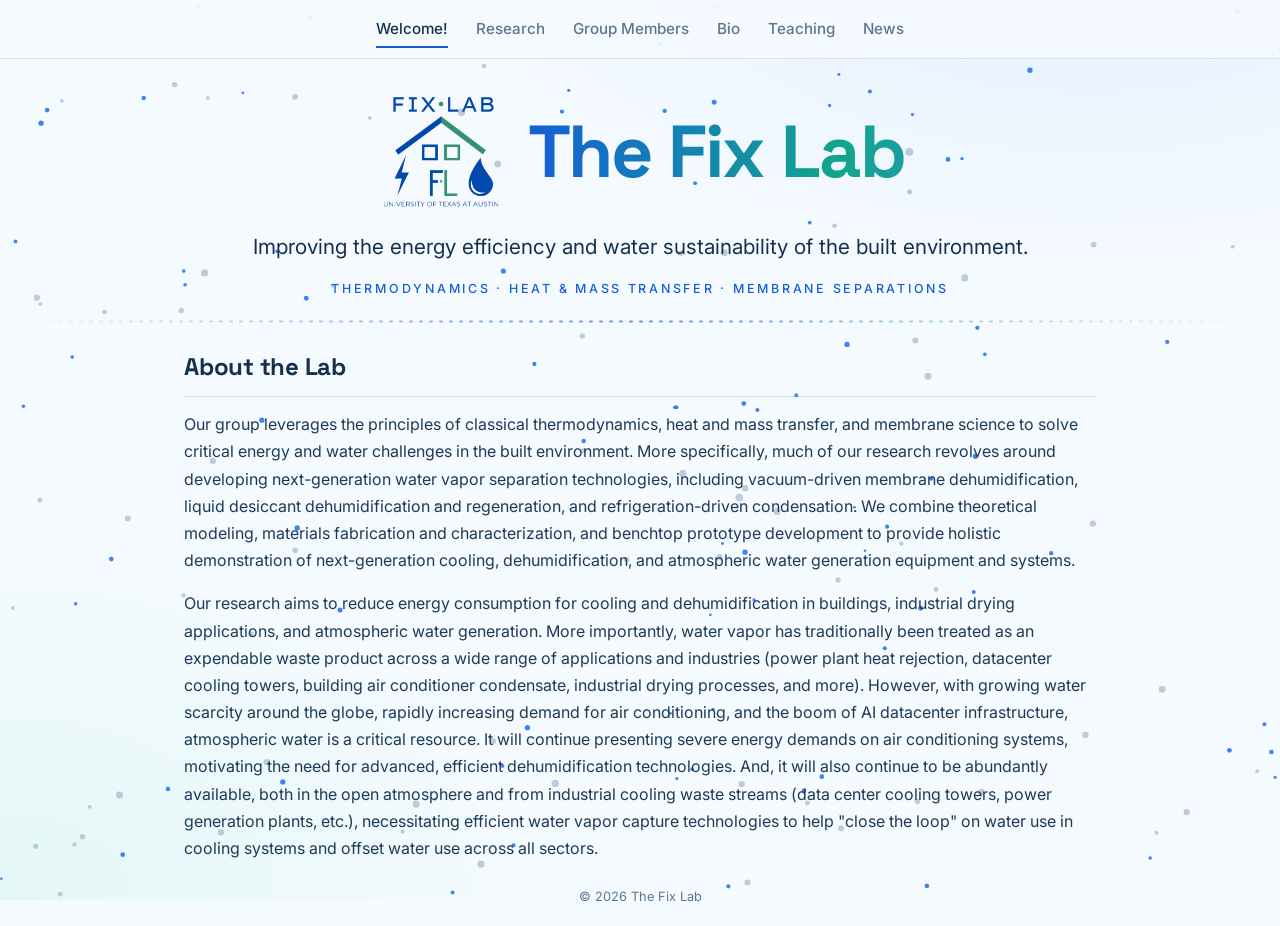
<file: index.html>
<!DOCTYPE html>
<html lang="en">
<head>
  <meta charset="utf-8">
  <meta name="viewport" content="width=device-width, initial-scale=1">
  <title>The Fix Lab</title>
  <meta name="description" content="The Fix Lab applies thermodynamics, heat and mass transfer, and membrane science to energy and water challenges in the built environment.">
  <link rel="preconnect" href="https://fonts.googleapis.com">
  <link rel="preconnect" href="https://fonts.gstatic.com" crossorigin>
  <link href="https://fonts.googleapis.com/css2?family=Inter:wght@400;500&family=Space+Grotesk:wght@500;700&display=swap" rel="stylesheet">
  <link rel="icon" href="logo.png">
  <link rel="stylesheet" href="style.css">
</head>
<body>
  <canvas id="vapor" aria-hidden="true"></canvas>

  <header class="site-nav">
    <nav><a href="index.html" class="active" aria-current="page">Welcome!</a><a href="research.html">Research</a><a href="members.html">Group Members</a><a href="bio.html">Bio</a><a href="teaching.html">Teaching</a><a href="news.html">News</a></nav>
  </header>

  <main>
    <section class="hero" id="top">
      <div class="title-row">
        <img class="logo" src="logo.png" alt="Fix Lab logo: a house with a lightning bolt and a water droplet">
        <h1 class="grad">The Fix Lab</h1>
      </div>
      <p class="tagline">Improving the energy efficiency and water sustainability of the built environment.</p>
      <p class="eyebrow topics">Thermodynamics &middot; Heat &amp; Mass Transfer &middot; Membrane Separations</p>
    </section>

    <section id="about" class="page">
      <h2 class="reveal">About the Lab</h2>
      <div class="glass reveal">
        <p>Our group leverages the principles of classical thermodynamics, heat and mass transfer, and membrane science to solve critical energy and water challenges in the built environment. More specifically, much of our research revolves around developing next-generation water vapor separation technologies, including vacuum-driven membrane dehumidification, liquid desiccant dehumidification and regeneration, and refrigeration-driven condensation. We combine theoretical modeling, materials fabrication and characterization, and benchtop prototype development to provide holistic demonstration of next-generation cooling, dehumidification, and atmospheric water generation equipment and systems.</p>
        <p>Our research aims to reduce energy consumption for cooling and dehumidification in buildings, industrial drying applications, and atmospheric water generation. More importantly, water vapor has traditionally been treated as an expendable waste product across a wide range of applications and industries (power plant heat rejection, datacenter cooling towers, building air conditioner condensate, industrial drying processes, and more). However, with growing water scarcity around the globe, rapidly increasing demand for air conditioning, and the boom of AI datacenter infrastructure, atmospheric water is a critical resource. It will continue presenting severe energy demands on air conditioning systems, motivating the need for advanced, efficient dehumidification technologies. And, it will also continue to be abundantly available, both in the open atmosphere and from industrial cooling waste streams (data center cooling towers, power generation plants, etc.), necessitating efficient water vapor capture technologies to help "close the loop" on water use in cooling systems and offset water use across all sectors.</p>
      </div>
    </section>

  </main>

  <footer class="site-footer">&copy; <span id="year">2026</span> The Fix Lab</footer>
  <script src="script.js"></script>
</body>
</html>
</file>
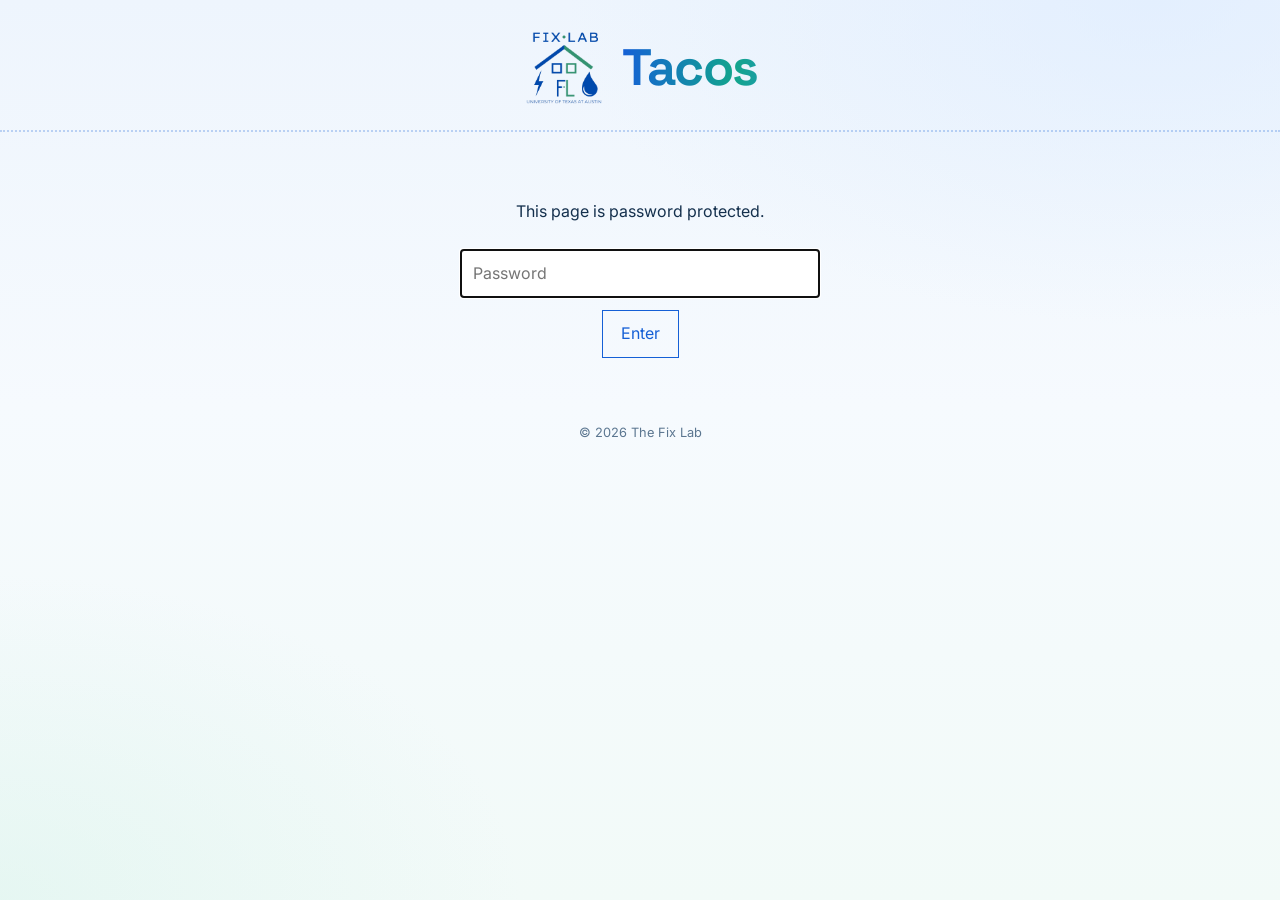
<file: tacos/index.html>
<!DOCTYPE html>
<html lang="en">
<head>
  <meta charset="utf-8">
  <meta name="viewport" content="width=device-width, initial-scale=1">
  <meta name="robots" content="noindex, nofollow">
  <title>Tacos | The Fix Lab</title>
  <link rel="preconnect" href="https://fonts.googleapis.com">
  <link rel="preconnect" href="https://fonts.gstatic.com" crossorigin>
  <link href="https://fonts.googleapis.com/css2?family=Inter:wght@400;500&family=Space+Grotesk:wght@500;700&display=swap" rel="stylesheet">
  <link rel="icon" href="../logo.png">
  <link rel="stylesheet" href="../style.css">
  <style>
    .taco-grid { display: grid; grid-template-columns: repeat(auto-fill, minmax(260px, 1fr)); gap: 16px; }
    .taco-grid img { width: 100%; aspect-ratio: 1 / 1; object-fit: cover; display: block; }
    .gate { max-width: 360px; margin: 40px auto; text-align: center; }
    .gate input { font: inherit; padding: 10px 12px; width: 100%; margin: 8px 0 12px; border: 1px solid #b8cde4; background: #fff; }
    .gate .btn { cursor: pointer; font: inherit; }
    .err { color: #b3261e; }
  </style>
</head>
<body data-static>
  <canvas id="vapor" aria-hidden="true"></canvas>

  <main>
    <section class="hero compact" id="top">
      <div class="title-row">
        <img class="logo" src="../logo.png" alt="Fix Lab logo">
        <h1 class="grad">Tacos</h1>
      </div>
    </section>
    <section class="page">
      <form id="gate" class="gate">
        <p>This page is password protected.</p>
        <input id="pw" type="password" placeholder="Password" autocomplete="off" autofocus>
        <button class="btn" type="submit">Enter</button>
        <p id="err" class="err" hidden>Wrong password.</p>
      </form>
      <div class="taco-grid" id="tacos" hidden></div>
    </section>
  </main>

  <footer class="site-footer">&copy; <span id="year">2026</span> The Fix Lab</footer>
  <script>
    // Photos: tacos/photos/taco-1.jpg (or .jpeg, .png), taco-2, ... up to 60. Missing ones are skipped.
    const HASH = '1734c8d3b028f603483d60ab3ab8a61cf6a41f93709cf47fa01d30a90ee2282c'; // SHA-256 of the password
    const grid = document.getElementById('tacos');
    const gate = document.getElementById('gate');
    async function sha(t) {
      const b = await crypto.subtle.digest('SHA-256', new TextEncoder().encode(t));
      return [...new Uint8Array(b)].map(x => x.toString(16).padStart(2, '0')).join('');
    }
    function load() {
      gate.hidden = true; grid.hidden = false;
      for (let i = 1; i <= 60; i++) {
        const slot = document.createElement('div'); slot.hidden = true; grid.appendChild(slot);
        const exts = ['jpg', 'jpeg', 'png'];
        (function tryNext(k) {
          if (k >= exts.length) return;
          const img = new Image(); img.alt = 'Taco ' + i;
          img.onload = () => { slot.appendChild(img); slot.hidden = false; };
          img.onerror = () => tryNext(k + 1);
          img.src = 'photos/taco-' + i + '.' + exts[k];
        })(0);
      }
    }
    gate.addEventListener('submit', async e => {
      e.preventDefault();
      if (await sha(document.getElementById('pw').value) === HASH) {
        try { sessionStorage.setItem('tacos', '1'); } catch (_) {}
        load();
      } else document.getElementById('err').hidden = false;
    });
    try { if (sessionStorage.getItem('tacos')) load(); } catch (_) {}
    document.getElementById('year').textContent = new Date().getFullYear();
  </script>
</body>
</html>
</file>
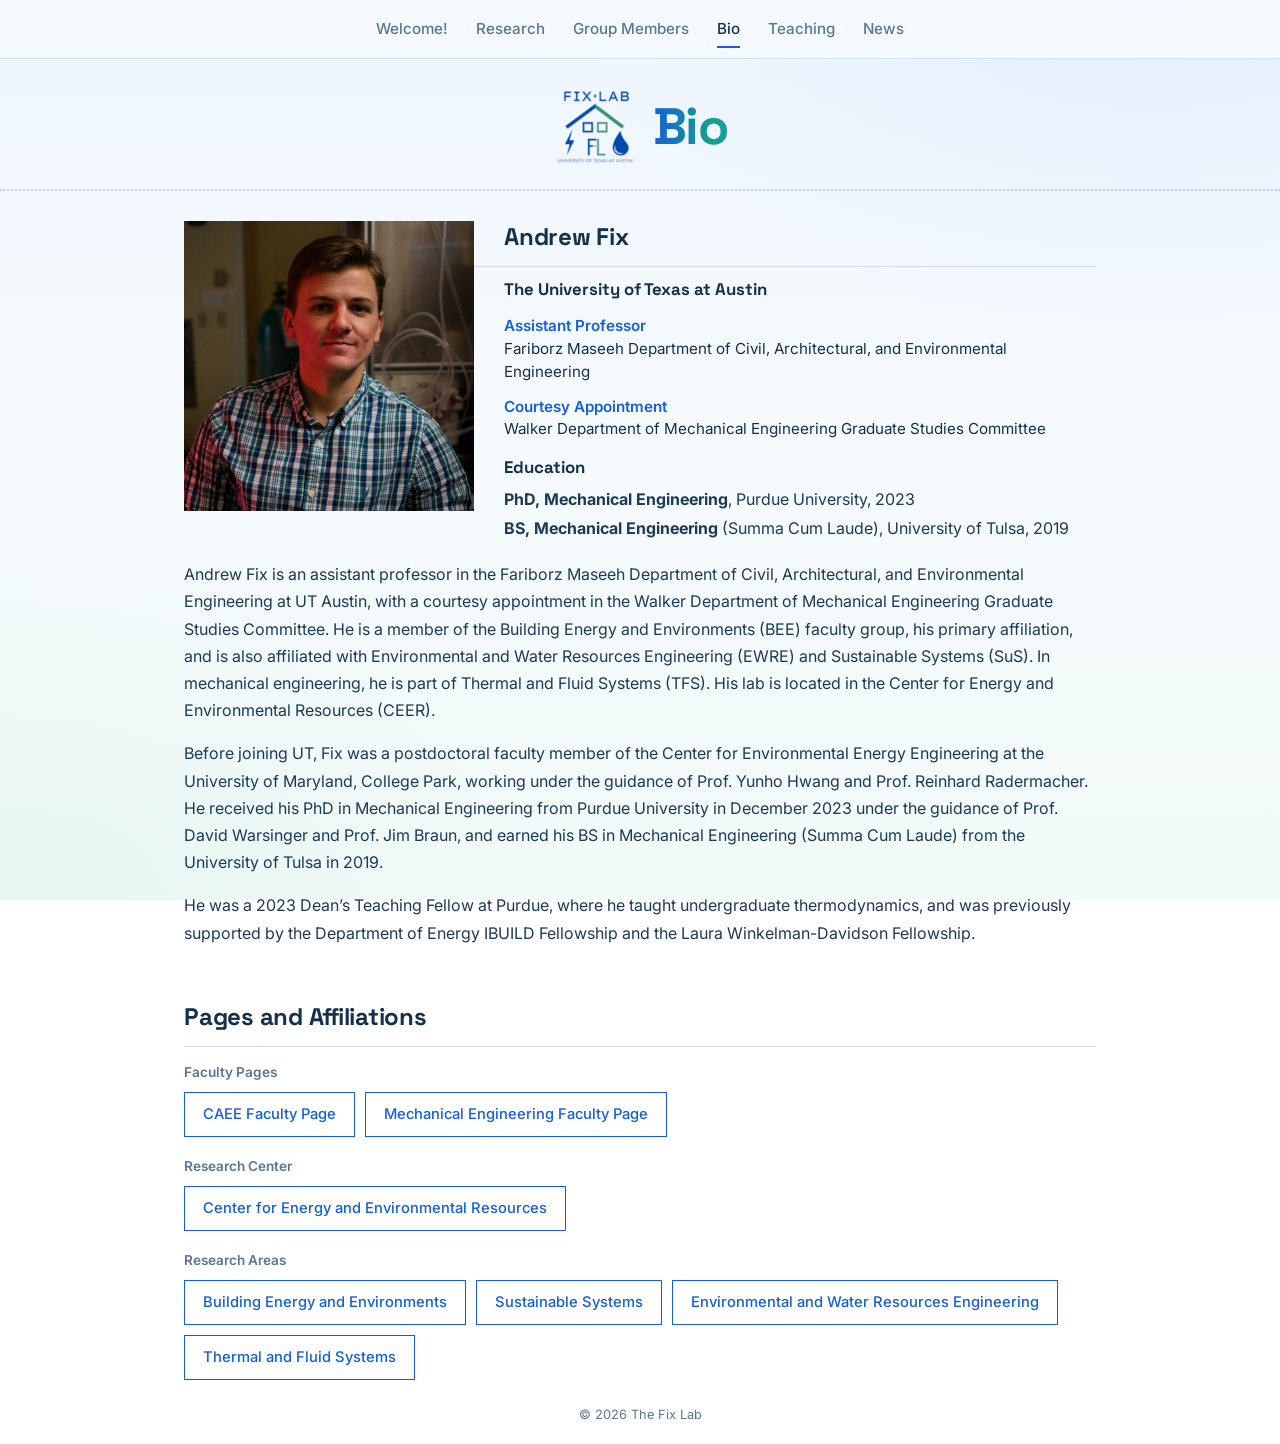
<file: bio.html>
<!DOCTYPE html>
<html lang="en">
<head>
  <meta charset="utf-8">
  <meta name="viewport" content="width=device-width, initial-scale=1">
  <title>Bio | The Fix Lab</title>
  <meta name="description" content="The Fix Lab applies thermodynamics, heat and mass transfer, and membrane science to energy and water challenges in the built environment.">
  <link rel="preconnect" href="https://fonts.googleapis.com">
  <link rel="preconnect" href="https://fonts.gstatic.com" crossorigin>
  <link href="https://fonts.googleapis.com/css2?family=Inter:wght@400;500&family=Space+Grotesk:wght@500;700&display=swap" rel="stylesheet">
  <link rel="icon" href="logo.png">
  <link rel="stylesheet" href="style.css">
</head>
<body data-static>
  <canvas id="vapor" aria-hidden="true"></canvas>

  <header class="site-nav">
    <nav><a href="index.html">Welcome!</a><a href="research.html">Research</a><a href="members.html">Group Members</a><a href="bio.html" class="active" aria-current="page">Bio</a><a href="teaching.html">Teaching</a><a href="news.html">News</a></nav>
  </header>

  <main>
    <section class="hero compact" id="top">
      <div class="title-row">
        <img class="logo" src="logo.png" alt="Fix Lab logo">
        <h1 class="grad">Bio</h1>
      </div>
    </section>
    <section class="page">
      <div class="bio-wrap reveal">
        <img class="bio-photo" src="Profile%20Pictures/Fix%20(web).jpg" alt="Photo of Andrew Fix">
        <h2>Andrew Fix</h2>
        <p class="bio-univ">The University of Texas at Austin</p>
        <div class="affil">
          <p class="affil-role">Assistant Professor</p>
          <p class="affil-dept">Fariborz Maseeh Department of Civil, Architectural, and Environmental Engineering</p>
        </div>
        <div class="affil">
          <p class="affil-role">Courtesy Appointment</p>
          <p class="affil-dept">Walker Department of Mechanical Engineering Graduate Studies Committee</p>
        </div>
        <h3 class="bio-sub">Education</h3>
        <ul class="plain-list edu">
          <li><strong>PhD, Mechanical Engineering</strong>, Purdue University, 2023</li>
          <li><strong>BS, Mechanical Engineering</strong> (Summa Cum Laude), University of Tulsa, 2019</li>
        </ul>
        <p>Andrew Fix is an assistant professor in the Fariborz Maseeh Department of Civil, Architectural, and Environmental Engineering at UT Austin, with a courtesy appointment in the Walker Department of Mechanical Engineering Graduate Studies Committee. He is a member of the Building Energy and Environments (BEE) faculty group, his primary affiliation, and is also affiliated with Environmental and Water Resources Engineering (EWRE) and Sustainable Systems (SuS). In mechanical engineering, he is part of Thermal and Fluid Systems (TFS). His lab is located in the Center for Energy and Environmental Resources (CEER).</p>
        <p>Before joining UT, Fix was a postdoctoral faculty member of the Center for Environmental Energy Engineering at the University of Maryland, College Park, working under the guidance of Prof. Yunho Hwang and Prof. Reinhard Radermacher. He received his PhD in Mechanical Engineering from Purdue University in December 2023 under the guidance of Prof. David Warsinger and Prof. Jim Braun, and earned his BS in Mechanical Engineering (Summa Cum Laude) from the University of Tulsa in 2019.</p>
        <p>He was a 2023 Dean’s Teaching Fellow at Purdue, where he taught undergraduate thermodynamics, and was previously supported by the Department of Energy IBUILD Fellowship and the Laura Winkelman-Davidson Fellowship.</p>
      </div>
    </section>
    <section class="page">
      <h2 class="reveal">Pages and Affiliations</h2>
      <div class="reveal">
        <p class="btn-label">Faculty Pages</p>
        <div class="btn-row"><a class="btn" href="https://caee.utexas.edu/person/andrew-fix/" target="_blank" rel="noopener">CAEE Faculty Page</a><a class="btn" href="https://me.utexas.edu/person/andrew-fix/" target="_blank" rel="noopener">Mechanical Engineering Faculty Page</a></div>
        <p class="btn-label">Research Center</p>
        <div class="btn-row"><a class="btn" href="https://ceer.utexas.edu/" target="_blank" rel="noopener">Center for Energy and Environmental Resources</a></div>
        <p class="btn-label">Research Areas</p>
        <div class="btn-row"><a class="btn" href="https://caee.utexas.edu/research/research-areas/building-energy-and-environments/" target="_blank" rel="noopener">Building Energy and Environments</a><a class="btn" href="https://caee.utexas.edu/research/research-areas/sustainable-systems/" target="_blank" rel="noopener">Sustainable Systems</a><a class="btn" href="https://caee.utexas.edu/research/research-areas/environmental-and-water-resources-engineering/" target="_blank" rel="noopener">Environmental and Water Resources Engineering</a><a class="btn" href="https://me.utexas.edu/academics/graduate/areas-of-study/thermal-fluid-systems/" target="_blank" rel="noopener">Thermal and Fluid Systems</a></div>
      </div>
    </section>

  </main>

  <footer class="site-footer">&copy; <span id="year">2026</span> The Fix Lab</footer>
  <script src="script.js"></script>
</body>
</html>
</file>
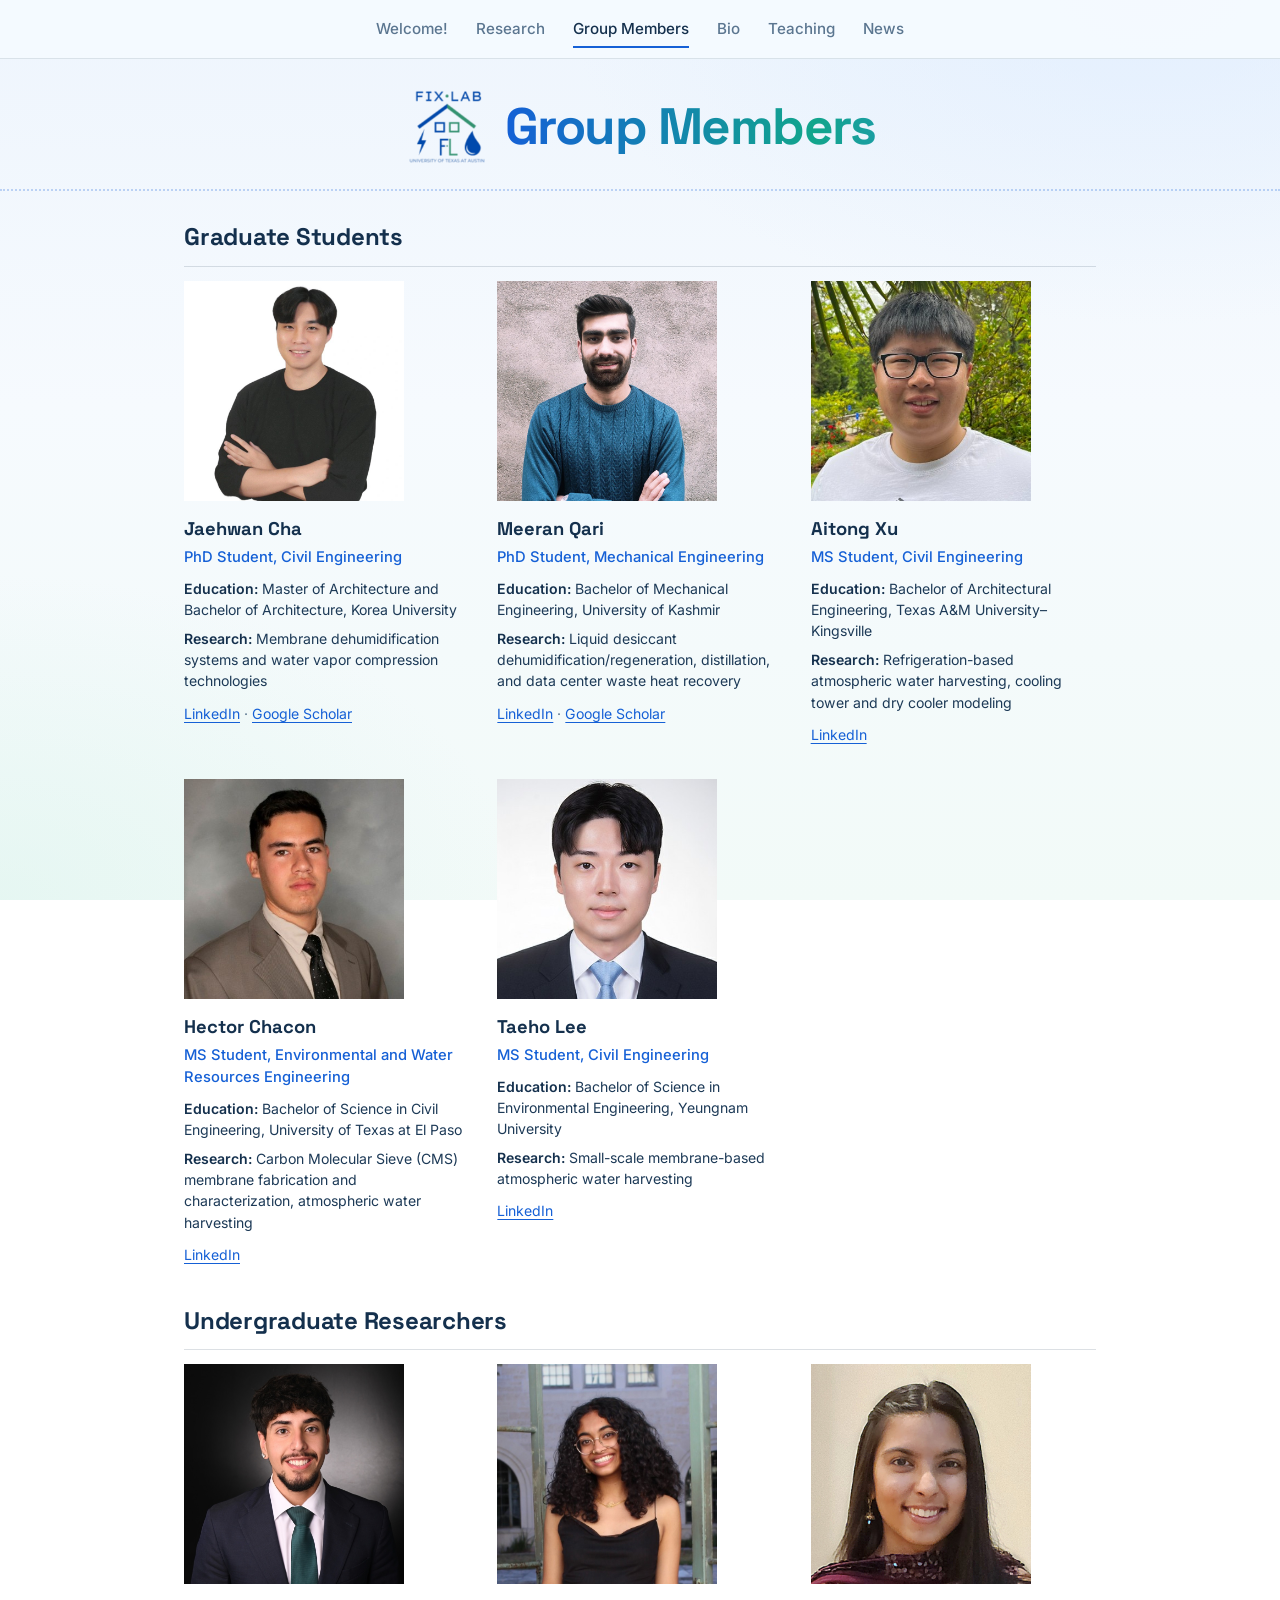
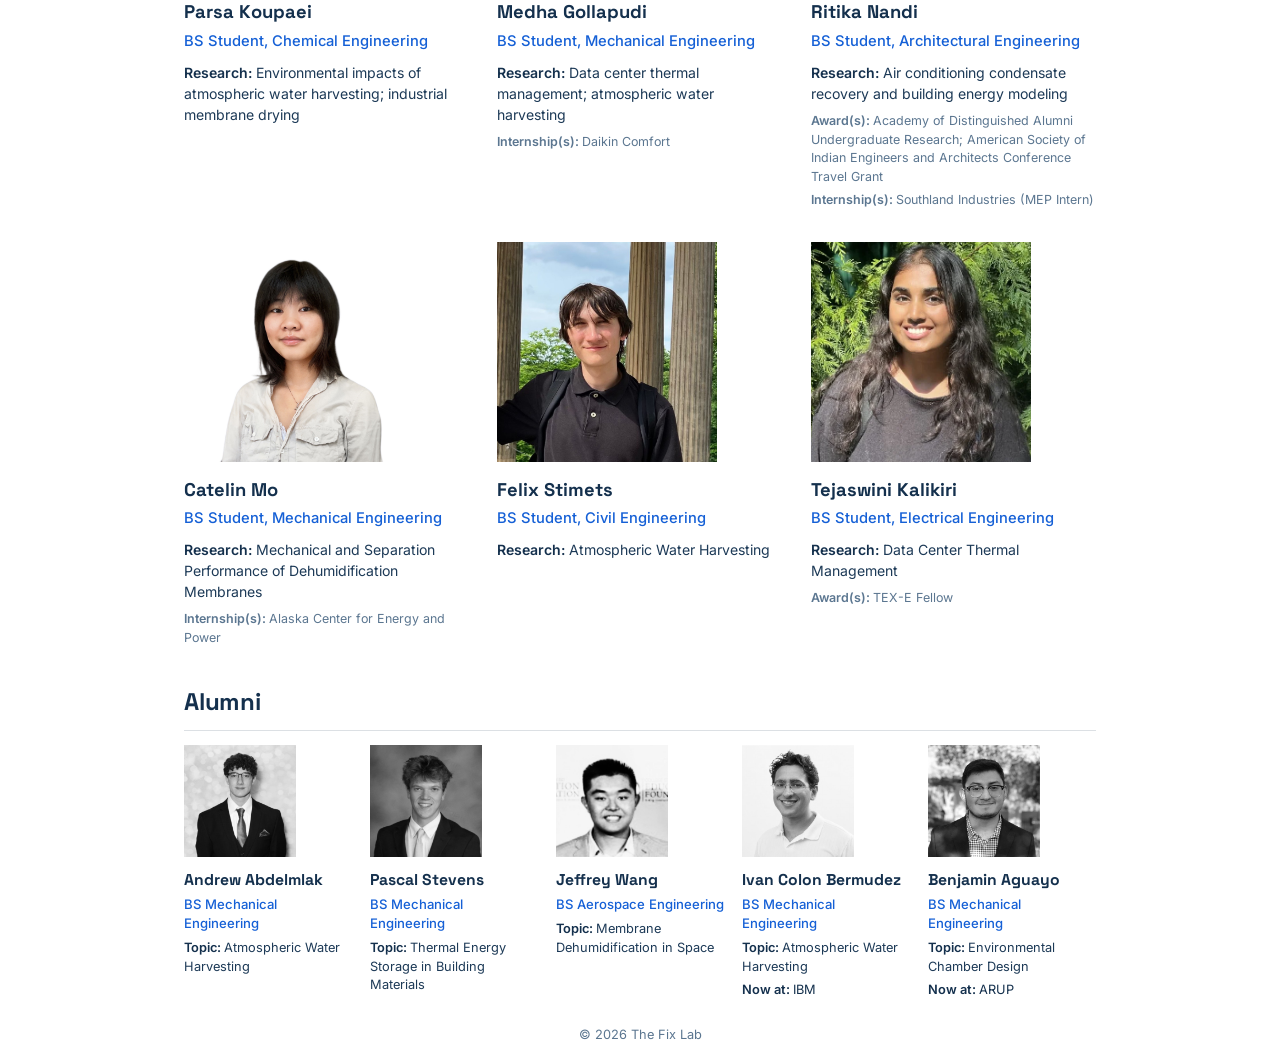
<file: members.html>
<!DOCTYPE html>
<html lang="en">
<head>
  <meta charset="utf-8">
  <meta name="viewport" content="width=device-width, initial-scale=1">
  <title>Group Members | The Fix Lab</title>
  <meta name="description" content="The Fix Lab applies thermodynamics, heat and mass transfer, and membrane science to energy and water challenges in the built environment.">
  <link rel="preconnect" href="https://fonts.googleapis.com">
  <link rel="preconnect" href="https://fonts.gstatic.com" crossorigin>
  <link href="https://fonts.googleapis.com/css2?family=Inter:wght@400;500&family=Space+Grotesk:wght@500;700&display=swap" rel="stylesheet">
  <link rel="icon" href="logo.png">
  <link rel="stylesheet" href="style.css">
</head>
<body data-static>
  <canvas id="vapor" aria-hidden="true"></canvas>

  <header class="site-nav">
    <nav><a href="index.html">Welcome!</a><a href="research.html">Research</a><a href="members.html" class="active" aria-current="page">Group Members</a><a href="bio.html">Bio</a><a href="teaching.html">Teaching</a><a href="news.html">News</a></nav>
  </header>

  <main>
    <section class="hero compact" id="top">
      <div class="title-row">
        <img class="logo" src="logo.png" alt="Fix Lab logo">
        <h1 class="grad">Group Members</h1>
      </div>
    </section>
    <section class="page" id="graduate-students">
      <h2 class="reveal">Graduate Students</h2>
      <div class="student-grid">
        <article class="glass reveal student">
          <img src="Profile%20Pictures/PhD%20-%20Jaehwan%20Cha.jpg" alt="Photo of Jaehwan Cha" loading="lazy">
          <h3>Jaehwan Cha</h3>
          <p class="program">PhD Student, Civil Engineering</p>
          <p><span class="label">Education</span>Master of Architecture and Bachelor of Architecture, Korea University</p>
          <p><span class="label">Research</span>Membrane dehumidification systems and water vapor compression technologies</p>
          <div class="profile-links"><a href="https://www.linkedin.com/in/jae-cha/" target="_blank" rel="noopener">LinkedIn</a><a href="https://scholar.google.com/citations?user=pltCU24AAAAJ&amp;hl=en&amp;oi=ao" target="_blank" rel="noopener">Google Scholar</a></div>
        </article>
        <article class="glass reveal student">
          <img src="Profile%20Pictures/PhD%20-%20Meeran%20Qari.jpeg" alt="Photo of Meeran Qari" loading="lazy">
          <h3>Meeran Qari</h3>
          <p class="program">PhD Student, Mechanical Engineering</p>
          <p><span class="label">Education</span>Bachelor of Mechanical Engineering, University of Kashmir</p>
          <p><span class="label">Research</span>Liquid desiccant dehumidification/regeneration, distillation, and data center waste heat recovery</p>
          <div class="profile-links"><a href="https://www.linkedin.com/in/meeranqari/" target="_blank" rel="noopener">LinkedIn</a><a href="https://scholar.google.com/citations?user=82iz0hUAAAAJ&amp;hl=en" target="_blank" rel="noopener">Google Scholar</a></div>
        </article>
        <article class="glass reveal student">
          <img src="Profile%20Pictures/MS%20-%20Aitong%20Xu.jpg" alt="Photo of Aitong Xu" loading="lazy">
          <h3>Aitong Xu</h3>
          <p class="program">MS Student, Civil Engineering</p>
          <p><span class="label">Education</span>Bachelor of Architectural Engineering, Texas A&amp;M University–Kingsville</p>
          <p><span class="label">Research</span>Refrigeration-based atmospheric water harvesting, cooling tower and dry cooler modeling</p>
          <div class="profile-links"><a href="https://www.linkedin.com/in/aitong-xu-475a35235/" target="_blank" rel="noopener">LinkedIn</a></div>
        </article>
        <article class="glass reveal student">
          <img src="Profile%20Pictures/MS%20-%20Hector%20Chacon.jpeg" alt="Photo of Hector Chacon" loading="lazy">
          <h3>Hector Chacon</h3>
          <p class="program">MS Student, Environmental and Water Resources Engineering</p>
          <p><span class="label">Education</span>Bachelor of Science in Civil Engineering, University of Texas at El Paso</p>
          <p><span class="label">Research</span>Carbon Molecular Sieve (CMS) membrane fabrication and characterization, atmospheric water harvesting</p>
          <div class="profile-links"><a href="https://www.linkedin.com/in/hj-chacon/" target="_blank" rel="noopener">LinkedIn</a></div>
        </article>
        <article class="glass reveal student">
          <img src="Profile%20Pictures/MS%20-%20Taeho%20Lee.jpeg" alt="Photo of Taeho Lee" loading="lazy">
          <h3>Taeho Lee</h3>
          <p class="program">MS Student, Civil Engineering</p>
          <p><span class="label">Education</span>Bachelor of Science in Environmental Engineering, Yeungnam University</p>
          <p><span class="label">Research</span>Small-scale membrane-based atmospheric water harvesting</p>
          <div class="profile-links"><a href="https://www.linkedin.com/in/taeho-lee-89b53535a/" target="_blank" rel="noopener">LinkedIn</a></div>
        </article>
      </div>
    </section>
    <section class="page">
      <h2 class="reveal">Undergraduate Researchers</h2>
      <div class="student-grid">
        <article class="glass reveal student">
          <img src="Profile%20Pictures/UG%20-%20Parsa%20Koupaei%20%28web%29.jpg" alt="Photo of Parsa Koupaei" loading="lazy">
          <h3>Parsa Koupaei</h3>
          <p class="program">BS Student, Chemical Engineering</p>
          <p><span class="label">Research</span>Environmental impacts of atmospheric water harvesting; industrial membrane drying</p>
        </article>
        <article class="glass reveal student">
          <img src="Profile%20Pictures/UG%20-%20Medha%20Gollapudi.jpg" alt="Photo of Medha Gollapudi" loading="lazy">
          <h3>Medha Gollapudi</h3>
          <p class="program">BS Student, Mechanical Engineering</p>
          <p><span class="label">Research</span>Data center thermal management; atmospheric water harvesting</p>
          <p class="extra"><span class="label">Internship(s)</span>Daikin Comfort</p>
        </article>
        <article class="glass reveal student">
          <img src="Profile%20Pictures/UG%20-%20Ritika%20Nandi.jpg" alt="Photo of Ritika Nandi" loading="lazy">
          <h3>Ritika Nandi</h3>
          <p class="program">BS Student, Architectural Engineering</p>
          <p><span class="label">Research</span>Air conditioning condensate recovery and building energy modeling</p>
          <p class="extra"><span class="label">Award(s)</span>Academy of Distinguished Alumni Undergraduate Research; American Society of Indian Engineers and Architects Conference Travel Grant</p>
          <p class="extra"><span class="label">Internship(s)</span>Southland Industries (MEP Intern)</p>
        </article>
        <article class="glass reveal student">
          <img src="Profile%20Pictures/UG%20-%20Catelin%20Mo.jpg" alt="Photo of Catelin Mo" loading="lazy">
          <h3>Catelin Mo</h3>
          <p class="program">BS Student, Mechanical Engineering</p>
          <p><span class="label">Research</span>Mechanical and Separation Performance of Dehumidification Membranes</p>
          <p class="extra"><span class="label">Internship(s)</span>Alaska Center for Energy and Power</p>
        </article>
        <article class="glass reveal student">
          <img src="Profile%20Pictures/UG%20-%20Felix%20Stimets.jpg" alt="Photo of Felix Stimets" loading="lazy">
          <h3>Felix Stimets</h3>
          <p class="program">BS Student, Civil Engineering</p>
          <p><span class="label">Research</span>Atmospheric Water Harvesting</p>
        </article>
        <article class="glass reveal student">
          <img src="Profile%20Pictures/UG%20-%20Tejaswini%20Kalikiri.webp" alt="Photo of Tejaswini Kalikiri" loading="lazy">
          <h3>Tejaswini Kalikiri</h3>
          <p class="program">BS Student, Electrical Engineering</p>
          <p><span class="label">Research</span>Data Center Thermal Management</p>
          <p class="extra"><span class="label">Award(s)</span>TEX-E Fellow</p>
        </article>
      </div>
    </section>
    <section class="page">
      <h2 class="reveal">Alumni</h2>
      <div class="alum-grid">
        <article class="glass reveal alum">
          <img src="Profile%20Pictures/UG%20-%20Andrew%20Abdelmlak.jpeg" alt="Photo of Andrew Abdelmlak" loading="lazy">
          <h3>Andrew Abdelmlak</h3>
          <p class="program">BS Mechanical Engineering</p>
          <p><span class="label">Topic</span>Atmospheric Water Harvesting</p>
        </article>
        <article class="glass reveal alum">
          <img src="Profile%20Pictures/UG%20-%20Pascal%20Stevens.jpeg" alt="Photo of Pascal Stevens" loading="lazy">
          <h3>Pascal Stevens</h3>
          <p class="program">BS Mechanical Engineering</p>
          <p><span class="label">Topic</span>Thermal Energy Storage in Building Materials</p>
        </article>
        <article class="glass reveal alum">
          <img src="Profile%20Pictures/UG%20-%20Jeffrey%20Wang.jpeg" alt="Photo of Jeffrey Wang" loading="lazy">
          <h3>Jeffrey Wang</h3>
          <p class="program">BS Aerospace Engineering</p>
          <p><span class="label">Topic</span>Membrane Dehumidification in Space</p>
        </article>
        <article class="glass reveal alum">
          <img src="Profile%20Pictures/UG%20-%20Ivan%20Colon.jpeg" alt="Photo of Ivan Colon Bermudez" loading="lazy">
          <h3>Ivan Colon Bermudez</h3>
          <p class="program">BS Mechanical Engineering</p>
          <p><span class="label">Topic</span>Atmospheric Water Harvesting</p>
          <p class="extra"><span class="label">Now at</span>IBM</p>
        </article>
        <article class="glass reveal alum">
          <img src="Profile%20Pictures/UG%20-%20Banjamin%20Aguayo.jpeg" alt="Photo of Benjamin Aguayo" loading="lazy">
          <h3>Benjamin Aguayo</h3>
          <p class="program">BS Mechanical Engineering</p>
          <p><span class="label">Topic</span>Environmental Chamber Design</p>
          <p class="extra"><span class="label">Now at</span>ARUP</p>
        </article>
      </div>
    </section>

  </main>

  <footer class="site-footer">&copy; <span id="year">2026</span> The Fix Lab</footer>
  <script src="script.js"></script>
</body>
</html>
</file>
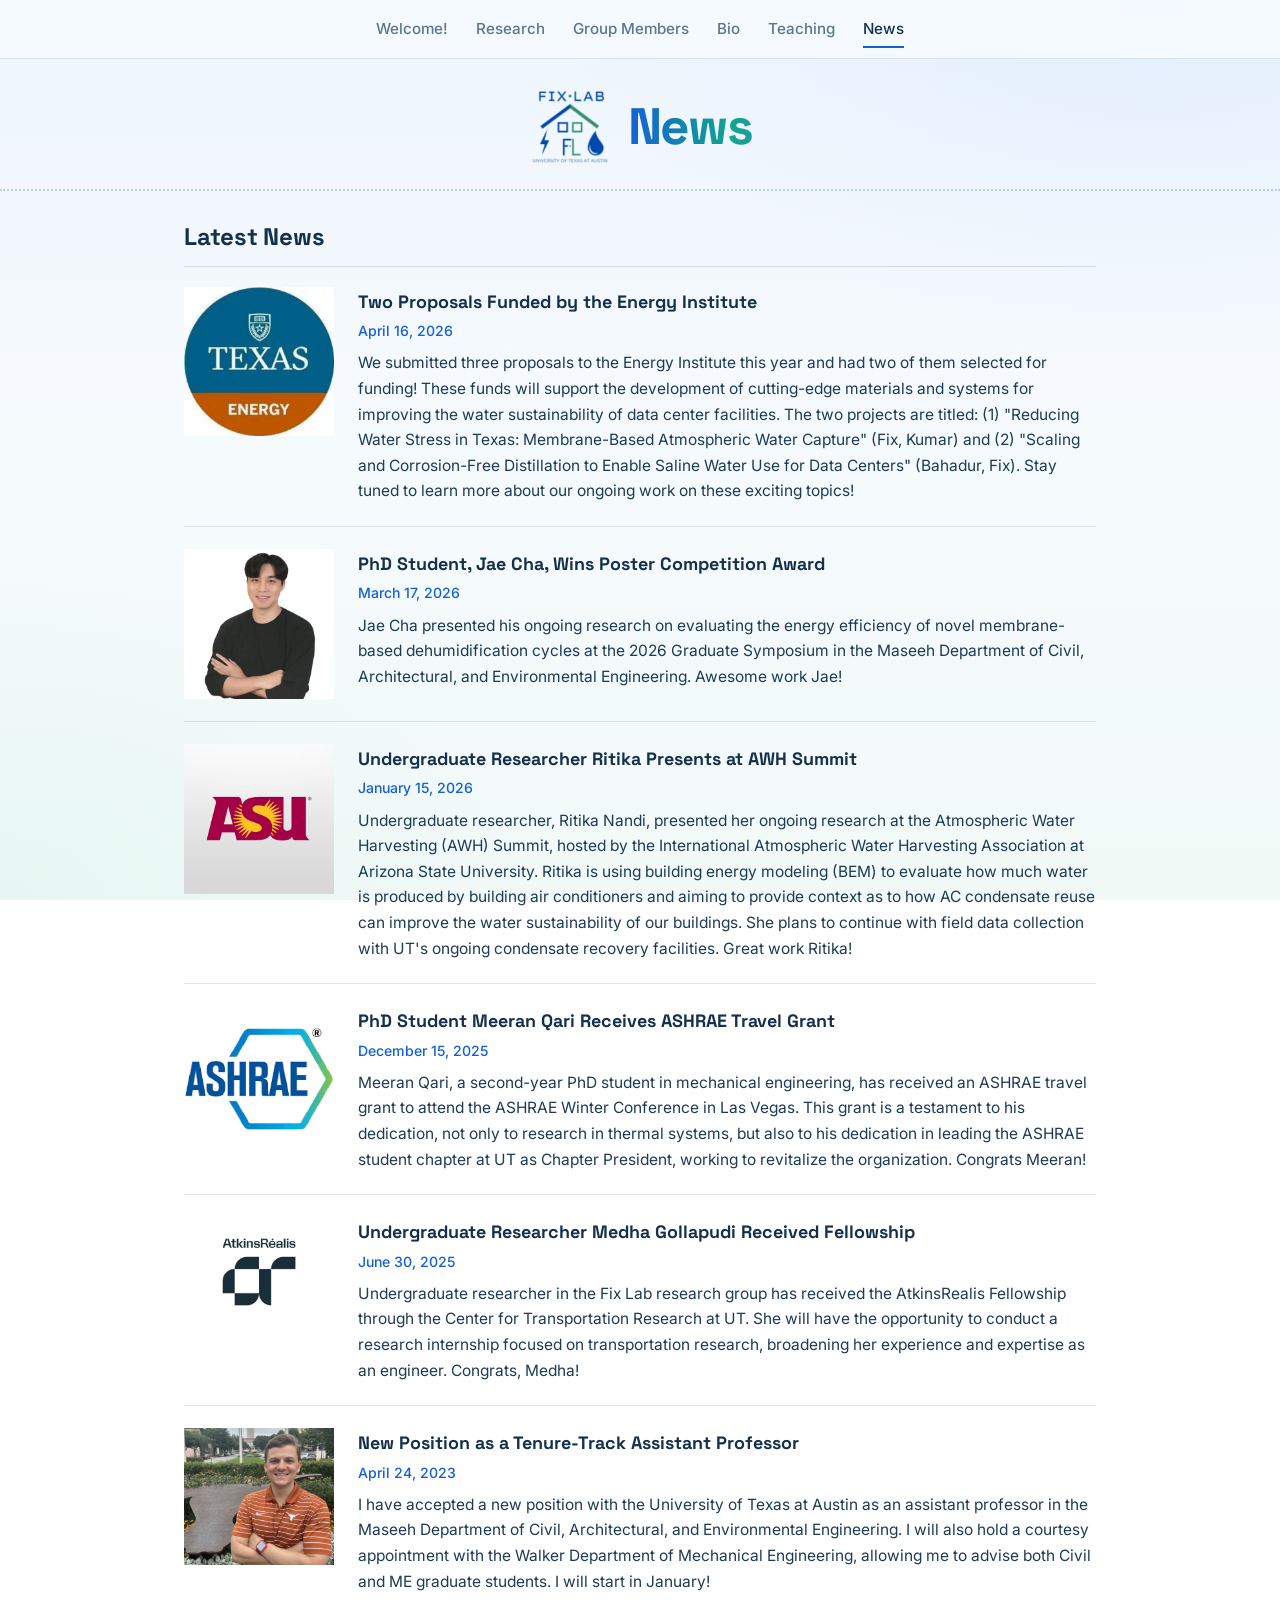
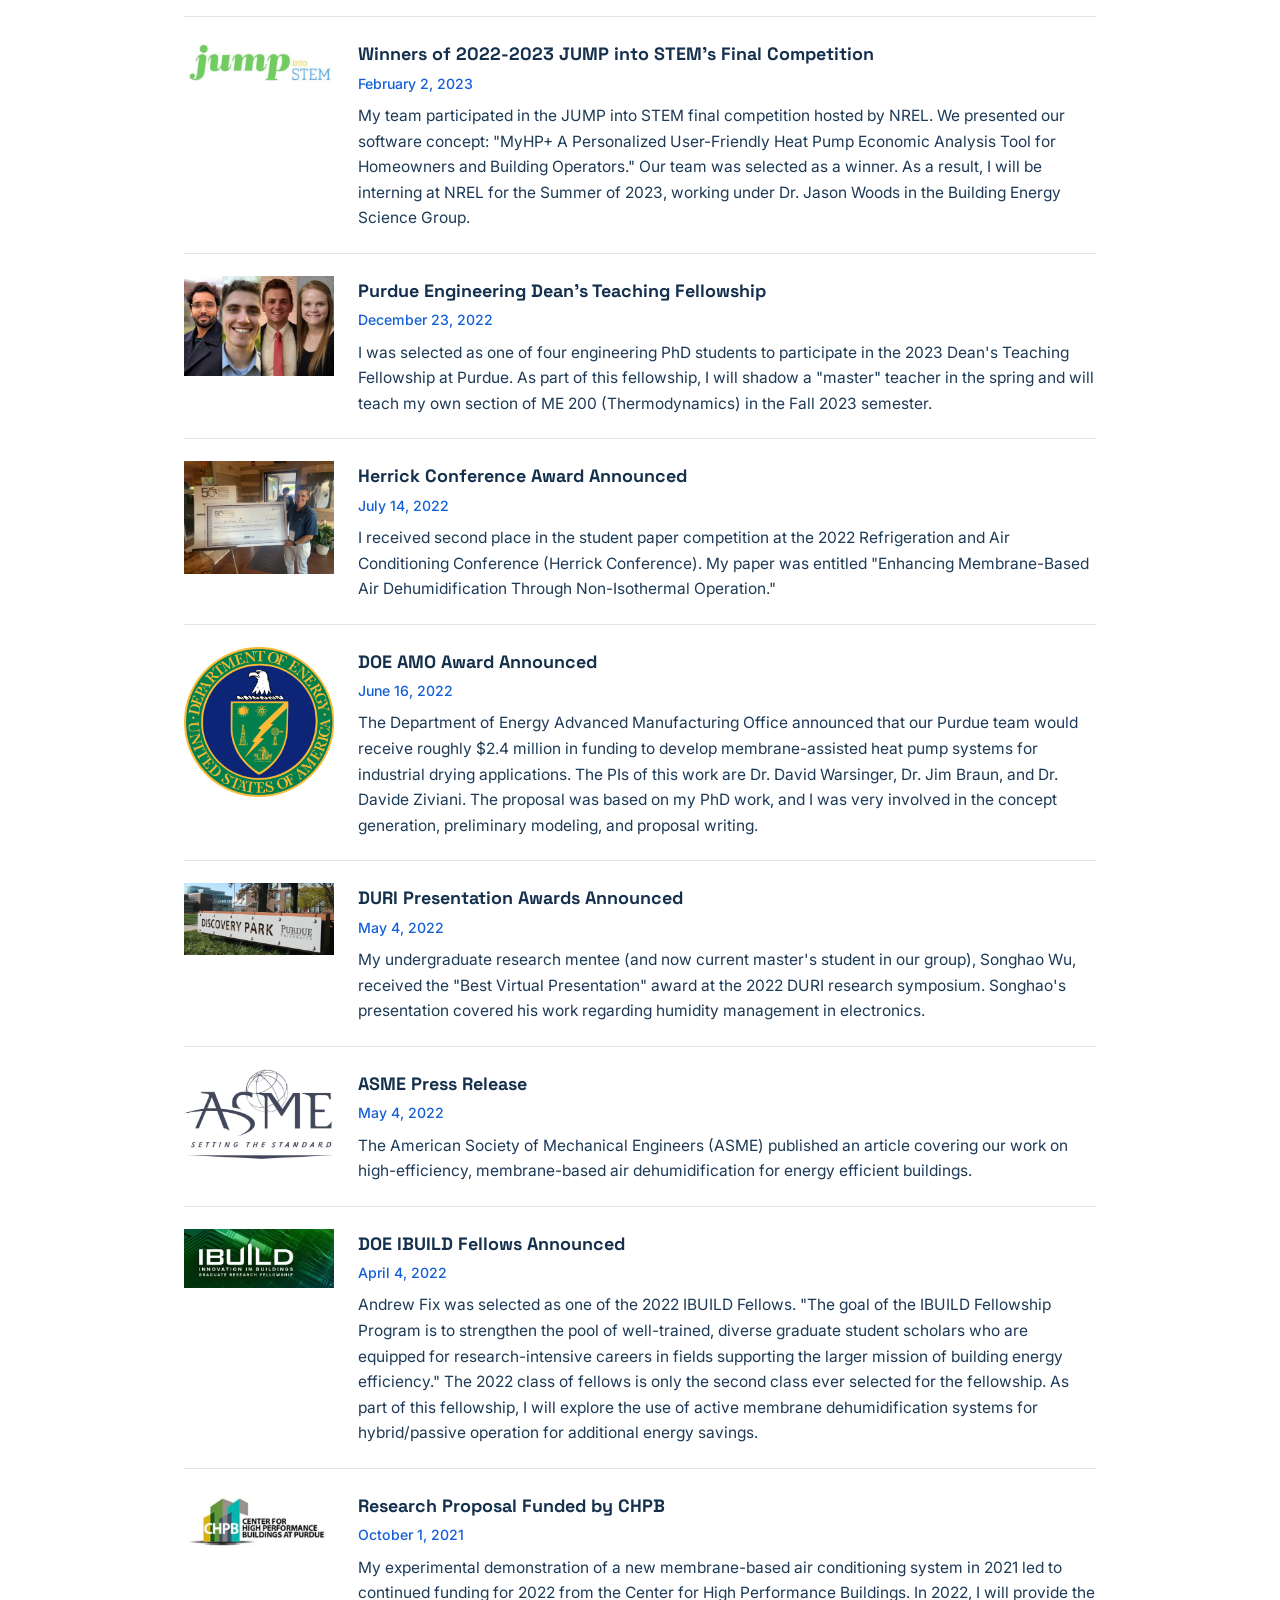
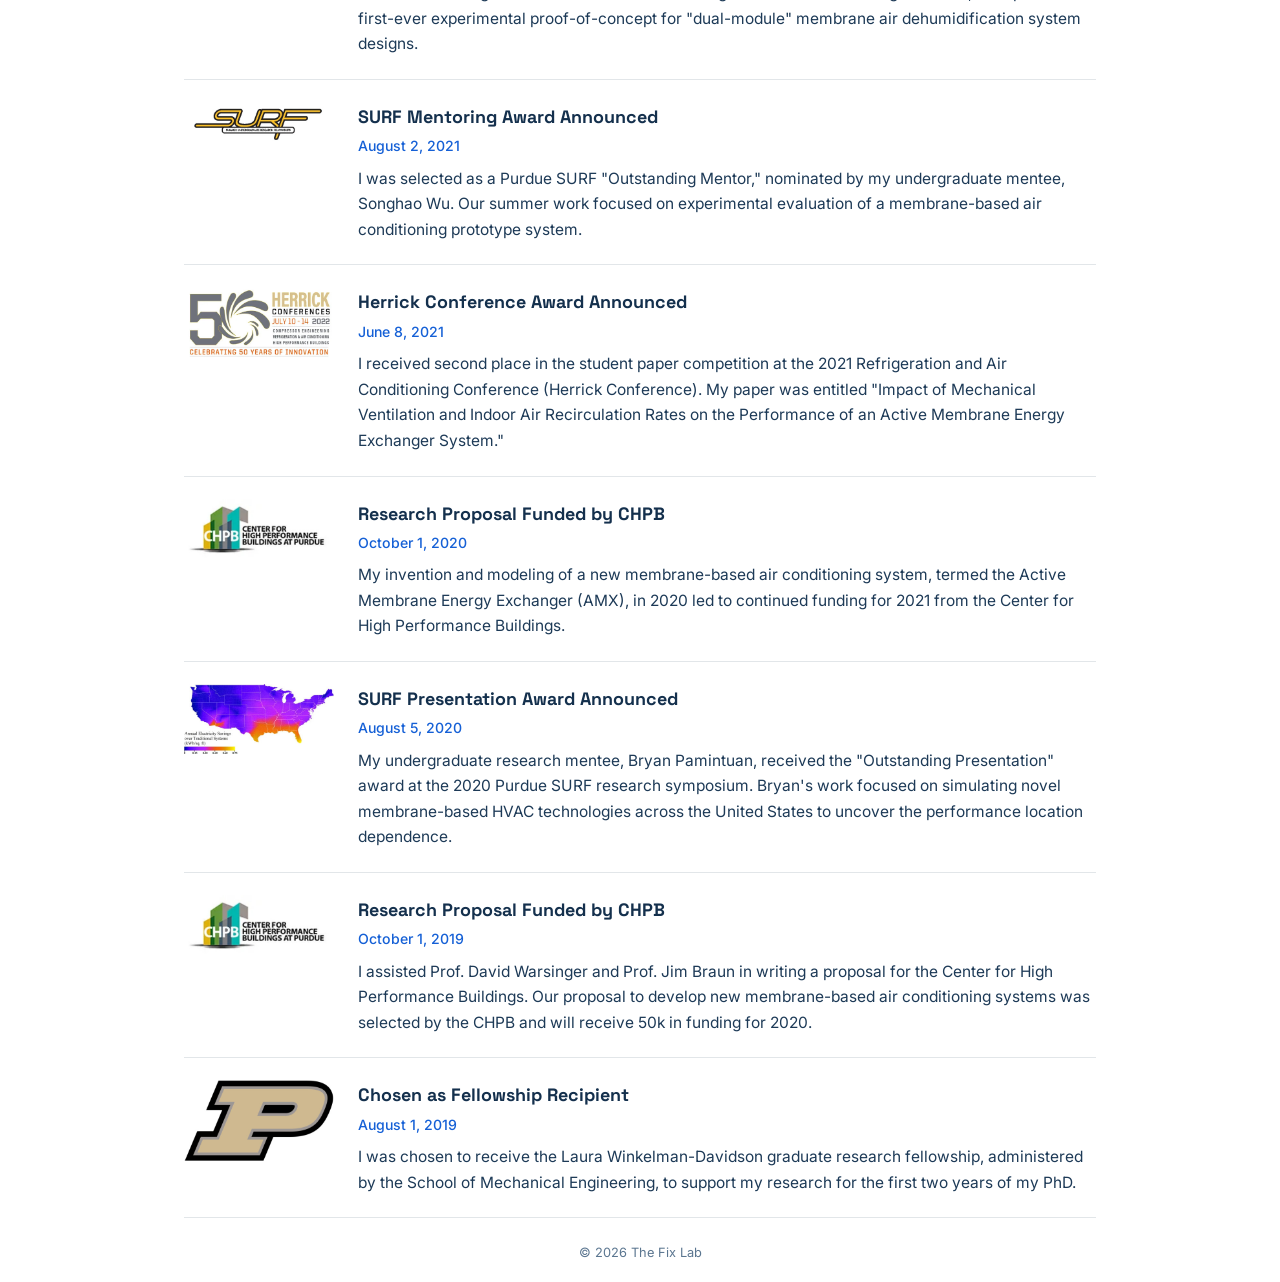
<file: news.html>
<!DOCTYPE html>
<html lang="en">
<head>
  <meta charset="utf-8">
  <meta name="viewport" content="width=device-width, initial-scale=1">
  <title>News | The Fix Lab</title>
  <meta name="description" content="The Fix Lab applies thermodynamics, heat and mass transfer, and membrane science to energy and water challenges in the built environment.">
  <link rel="preconnect" href="https://fonts.googleapis.com">
  <link rel="preconnect" href="https://fonts.gstatic.com" crossorigin>
  <link href="https://fonts.googleapis.com/css2?family=Inter:wght@400;500&family=Space+Grotesk:wght@500;700&display=swap" rel="stylesheet">
  <link rel="icon" href="logo.png">
  <link rel="stylesheet" href="style.css">
</head>
<body data-static>
  <canvas id="vapor" aria-hidden="true"></canvas>

  <header class="site-nav">
    <nav><a href="index.html">Welcome!</a><a href="research.html">Research</a><a href="members.html">Group Members</a><a href="bio.html">Bio</a><a href="teaching.html">Teaching</a><a href="news.html" class="active" aria-current="page">News</a></nav>
  </header>

  <main>
    <section class="hero compact" id="top">
      <div class="title-row">
        <img class="logo" src="logo.png" alt="Fix Lab logo">
        <h1 class="grad">News</h1>
      </div>
    </section>
    <section class="page">
      <h2 class="reveal">Latest News</h2>
      <div class="news-list">
      <article class="news-item reveal">
        <img src="news-images/news-01.jpg" alt="" loading="lazy">
        <div>
          <h3>Two Proposals Funded by the Energy Institute</h3>
          <p class="date">April 16, 2026</p>
          <p>We submitted three proposals to the Energy Institute this year and had two of them selected for funding! These funds will support the development of cutting-edge materials and systems for improving the water sustainability of data center facilities. The two projects are titled: (1) "Reducing Water Stress in Texas: Membrane-Based Atmospheric Water Capture" (Fix, Kumar) and (2) "Scaling and Corrosion-Free Distillation to Enable Saline Water Use for Data Centers" (Bahadur, Fix). Stay tuned to learn more about our ongoing work on these exciting topics!</p>
        </div>
      </article>
      <article class="news-item reveal">
        <img src="news-images/news-02.jpg" alt="" loading="lazy">
        <div>
          <h3>PhD Student, Jae Cha, Wins Poster Competition Award</h3>
          <p class="date">March 17, 2026</p>
          <p>Jae Cha presented his ongoing research on evaluating the energy efficiency of novel membrane-based dehumidification cycles at the 2026 Graduate Symposium in the Maseeh Department of Civil, Architectural, and Environmental Engineering. Awesome work Jae!</p>
        </div>
      </article>
      <article class="news-item reveal">
        <img src="news-images/news-03.jpg" alt="" loading="lazy">
        <div>
          <h3>Undergraduate Researcher Ritika Presents at AWH Summit</h3>
          <p class="date">January 15, 2026</p>
          <p>Undergraduate researcher, Ritika Nandi, presented her ongoing research at the Atmospheric Water Harvesting (AWH) Summit, hosted by the International Atmospheric Water Harvesting Association at Arizona State University. Ritika is using building energy modeling (BEM) to evaluate how much water is produced by building air conditioners and aiming to provide context as to how AC condensate reuse can improve the water sustainability of our buildings. She plans to continue with field data collection with UT's ongoing condensate recovery facilities. Great work Ritika!</p>
        </div>
      </article>
      <article class="news-item reveal">
        <img src="news-images/news-04.jpg" alt="" loading="lazy">
        <div>
          <h3>PhD Student Meeran Qari Receives ASHRAE Travel Grant</h3>
          <p class="date">December 15, 2025</p>
          <p>Meeran Qari, a second-year PhD student in mechanical engineering, has received an ASHRAE travel grant to attend the ASHRAE Winter Conference in Las Vegas. This grant is a testament to his dedication, not only to research in thermal systems, but also to his dedication in leading the ASHRAE student chapter at UT as Chapter President, working to revitalize the organization. Congrats Meeran!</p>
        </div>
      </article>
      <article class="news-item reveal">
        <img src="news-images/news-05.jpg" alt="" loading="lazy">
        <div>
          <h3>Undergraduate Researcher Medha Gollapudi Received Fellowship</h3>
          <p class="date">June 30, 2025</p>
          <p>Undergraduate researcher in the Fix Lab research group has received the AtkinsRealis Fellowship through the Center for Transportation Research at UT. She will have the opportunity to conduct a research internship focused on transportation research, broadening her experience and expertise as an engineer. Congrats, Medha!</p>
        </div>
      </article>
      <article class="news-item reveal">
        <img src="news-images/news-06.jpg" alt="" loading="lazy">
        <div>
          <h3>New Position as a Tenure-Track Assistant Professor</h3>
          <p class="date">April 24, 2023</p>
          <p>I have accepted a new position with the University of Texas at Austin as an assistant professor in the Maseeh Department of Civil, Architectural, and Environmental Engineering. I will also hold a courtesy appointment with the Walker Department of Mechanical Engineering, allowing me to advise both Civil and ME graduate students. I will start in January!</p>
        </div>
      </article>
      <article class="news-item reveal">
        <img src="news-images/news-07.jpg" alt="" loading="lazy">
        <div>
          <h3>Winners of 2022-2023 JUMP into STEM’s Final Competition</h3>
          <p class="date">February 2, 2023</p>
          <p>My team participated in the JUMP into STEM final competition hosted by NREL. We presented our software concept: "MyHP+ A Personalized User-Friendly Heat Pump Economic Analysis Tool for Homeowners and Building Operators." Our team was selected as a winner. As a result, I will be interning at NREL for the Summer of 2023, working under Dr. Jason Woods in the Building Energy Science Group.</p>
        </div>
      </article>
      <article class="news-item reveal">
        <img src="news-images/news-08.jpg" alt="" loading="lazy">
        <div>
          <h3>Purdue Engineering Dean’s Teaching Fellowship</h3>
          <p class="date">December 23, 2022</p>
          <p>I was selected as one of four engineering PhD students to participate in the 2023 Dean's Teaching Fellowship at Purdue. As part of this fellowship, I will shadow a "master" teacher in the spring and will teach my own section of ME 200 (Thermodynamics) in the Fall 2023 semester.</p>
        </div>
      </article>
      <article class="news-item reveal">
        <img src="news-images/news-09.jpg" alt="" loading="lazy">
        <div>
          <h3>Herrick Conference Award Announced</h3>
          <p class="date">July 14, 2022</p>
          <p>I received second place in the student paper competition at the 2022 Refrigeration and Air Conditioning Conference (Herrick Conference). My paper was entitled "Enhancing Membrane-Based Air Dehumidification Through Non-Isothermal Operation."</p>
        </div>
      </article>
      <article class="news-item reveal">
        <img src="news-images/news-10.jpg" alt="" loading="lazy">
        <div>
          <h3>DOE AMO Award Announced</h3>
          <p class="date">June 16, 2022</p>
          <p>The Department of Energy Advanced Manufacturing Office announced that our Purdue team would receive roughly $2.4 million in funding to develop membrane-assisted heat pump systems for industrial drying applications. The PIs of this work are Dr. David Warsinger, Dr. Jim Braun, and Dr. Davide Ziviani. The proposal was based on my PhD work, and I was very involved in the concept generation, preliminary modeling, and proposal writing.</p>
        </div>
      </article>
      <article class="news-item reveal">
        <img src="news-images/news-11.jpg" alt="" loading="lazy">
        <div>
          <h3>DURI Presentation Awards Announced</h3>
          <p class="date">May 4, 2022</p>
          <p>My undergraduate research mentee (and now current master's student in our group), Songhao Wu, received the "Best Virtual Presentation" award at the 2022 DURI research symposium. Songhao's presentation covered his work regarding humidity management in electronics.</p>
        </div>
      </article>
      <article class="news-item reveal">
        <img src="news-images/news-12.jpg" alt="" loading="lazy">
        <div>
          <h3>ASME Press Release</h3>
          <p class="date">May 4, 2022</p>
          <p>The American Society of Mechanical Engineers (ASME) published an article covering our work on high-efficiency, membrane-based air dehumidification for energy efficient buildings.</p>
        </div>
      </article>
      <article class="news-item reveal">
        <img src="news-images/news-13.jpg" alt="" loading="lazy">
        <div>
          <h3>DOE IBUILD Fellows Announced</h3>
          <p class="date">April 4, 2022</p>
          <p>Andrew Fix was selected as one of the 2022 IBUILD Fellows. "The goal of the IBUILD Fellowship Program is to strengthen the pool of well-trained, diverse graduate student scholars who are equipped for research-intensive careers in fields supporting the larger mission of building energy efficiency." The 2022 class of fellows is only the second class ever selected for the fellowship. As part of this fellowship, I will explore the use of active membrane dehumidification systems for hybrid/passive operation for additional energy savings.</p>
        </div>
      </article>
      <article class="news-item reveal">
        <img src="news-images/news-14.jpg" alt="" loading="lazy">
        <div>
          <h3>Research Proposal Funded by CHPB</h3>
          <p class="date">October 1, 2021</p>
          <p>My experimental demonstration of a new membrane-based air conditioning system in 2021 led to continued funding for 2022 from the Center for High Performance Buildings. In 2022, I will provide the first-ever experimental proof-of-concept for "dual-module" membrane air dehumidification system designs.</p>
        </div>
      </article>
      <article class="news-item reveal">
        <img src="news-images/news-15.jpg" alt="" loading="lazy">
        <div>
          <h3>SURF Mentoring Award Announced</h3>
          <p class="date">August 2, 2021</p>
          <p>I was selected as a Purdue SURF "Outstanding Mentor," nominated by my undergraduate mentee, Songhao Wu. Our summer work focused on experimental evaluation of a membrane-based air conditioning prototype system.</p>
        </div>
      </article>
      <article class="news-item reveal">
        <img src="news-images/news-16.jpg" alt="" loading="lazy">
        <div>
          <h3>Herrick Conference Award Announced</h3>
          <p class="date">June 8, 2021</p>
          <p>I received second place in the student paper competition at the 2021 Refrigeration and Air Conditioning Conference (Herrick Conference). My paper was entitled "Impact of Mechanical Ventilation and Indoor Air Recirculation Rates on the Performance of an Active Membrane Energy Exchanger System."</p>
        </div>
      </article>
      <article class="news-item reveal">
        <img src="news-images/news-17.jpg" alt="" loading="lazy">
        <div>
          <h3>Research Proposal Funded by CHPB</h3>
          <p class="date">October 1, 2020</p>
          <p>My invention and modeling of a new membrane-based air conditioning system, termed the Active Membrane Energy Exchanger (AMX), in 2020 led to continued funding for 2021 from the Center for High Performance Buildings.</p>
        </div>
      </article>
      <article class="news-item reveal">
        <img src="news-images/news-18.jpg" alt="" loading="lazy">
        <div>
          <h3>SURF Presentation Award Announced</h3>
          <p class="date">August 5, 2020</p>
          <p>My undergraduate research mentee, Bryan Pamintuan, received the "Outstanding Presentation" award at the 2020 Purdue SURF research symposium. Bryan's work focused on simulating novel membrane-based HVAC technologies across the United States to uncover the performance location dependence.</p>
        </div>
      </article>
      <article class="news-item reveal">
        <img src="news-images/news-19.jpg" alt="" loading="lazy">
        <div>
          <h3>Research Proposal Funded by CHPB</h3>
          <p class="date">October 1, 2019</p>
          <p>I assisted Prof. David Warsinger and Prof. Jim Braun in writing a proposal for the Center for High Performance Buildings. Our proposal to develop new membrane-based air conditioning systems was selected by the CHPB and will receive 50k in funding for 2020.</p>
        </div>
      </article>
      <article class="news-item reveal">
        <img src="news-images/news-20.jpg" alt="" loading="lazy">
        <div>
          <h3>Chosen as Fellowship Recipient</h3>
          <p class="date">August 1, 2019</p>
          <p>I was chosen to receive the Laura Winkelman-Davidson graduate research fellowship, administered by the School of Mechanical Engineering, to support my research for the first two years of my PhD.</p>
        </div>
      </article>
      </div>
    </section>

  </main>

  <footer class="site-footer">&copy; <span id="year">2026</span> The Fix Lab</footer>
  <script src="script.js"></script>
</body>
</html>
</file>
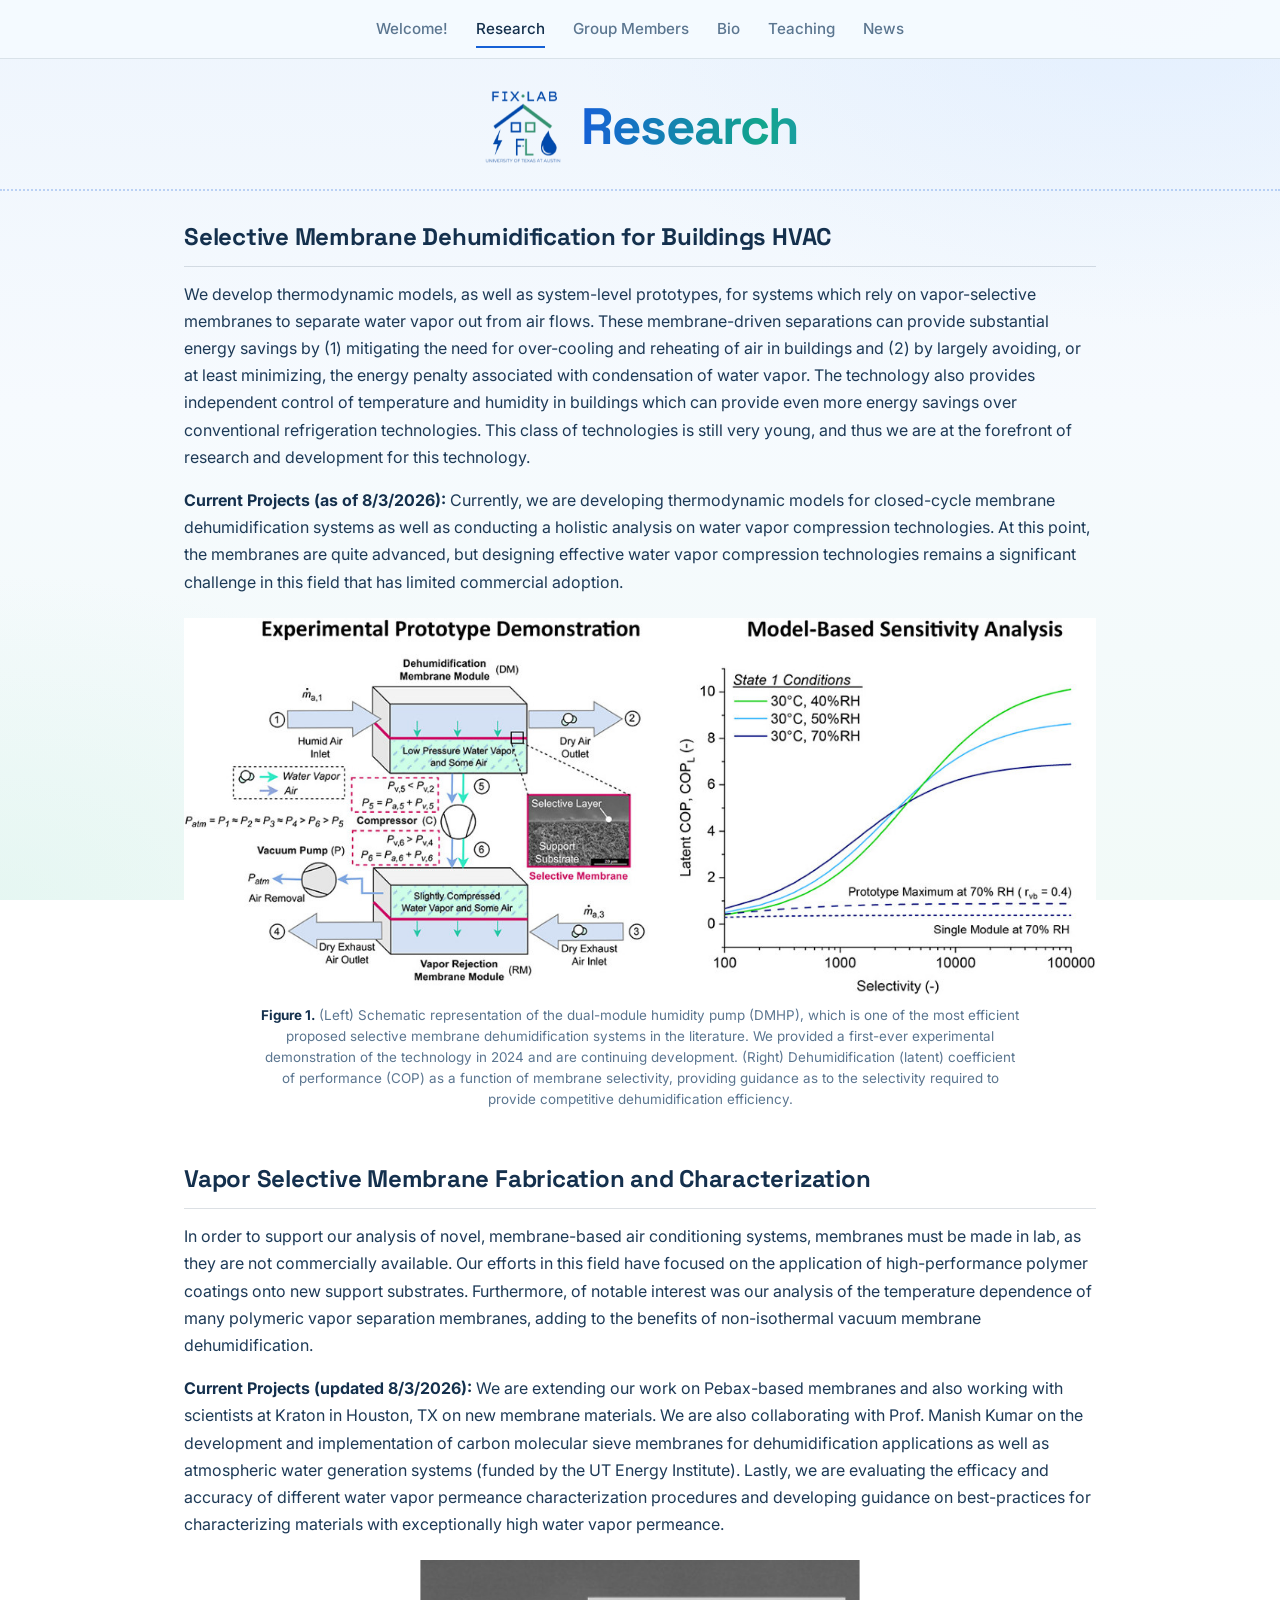
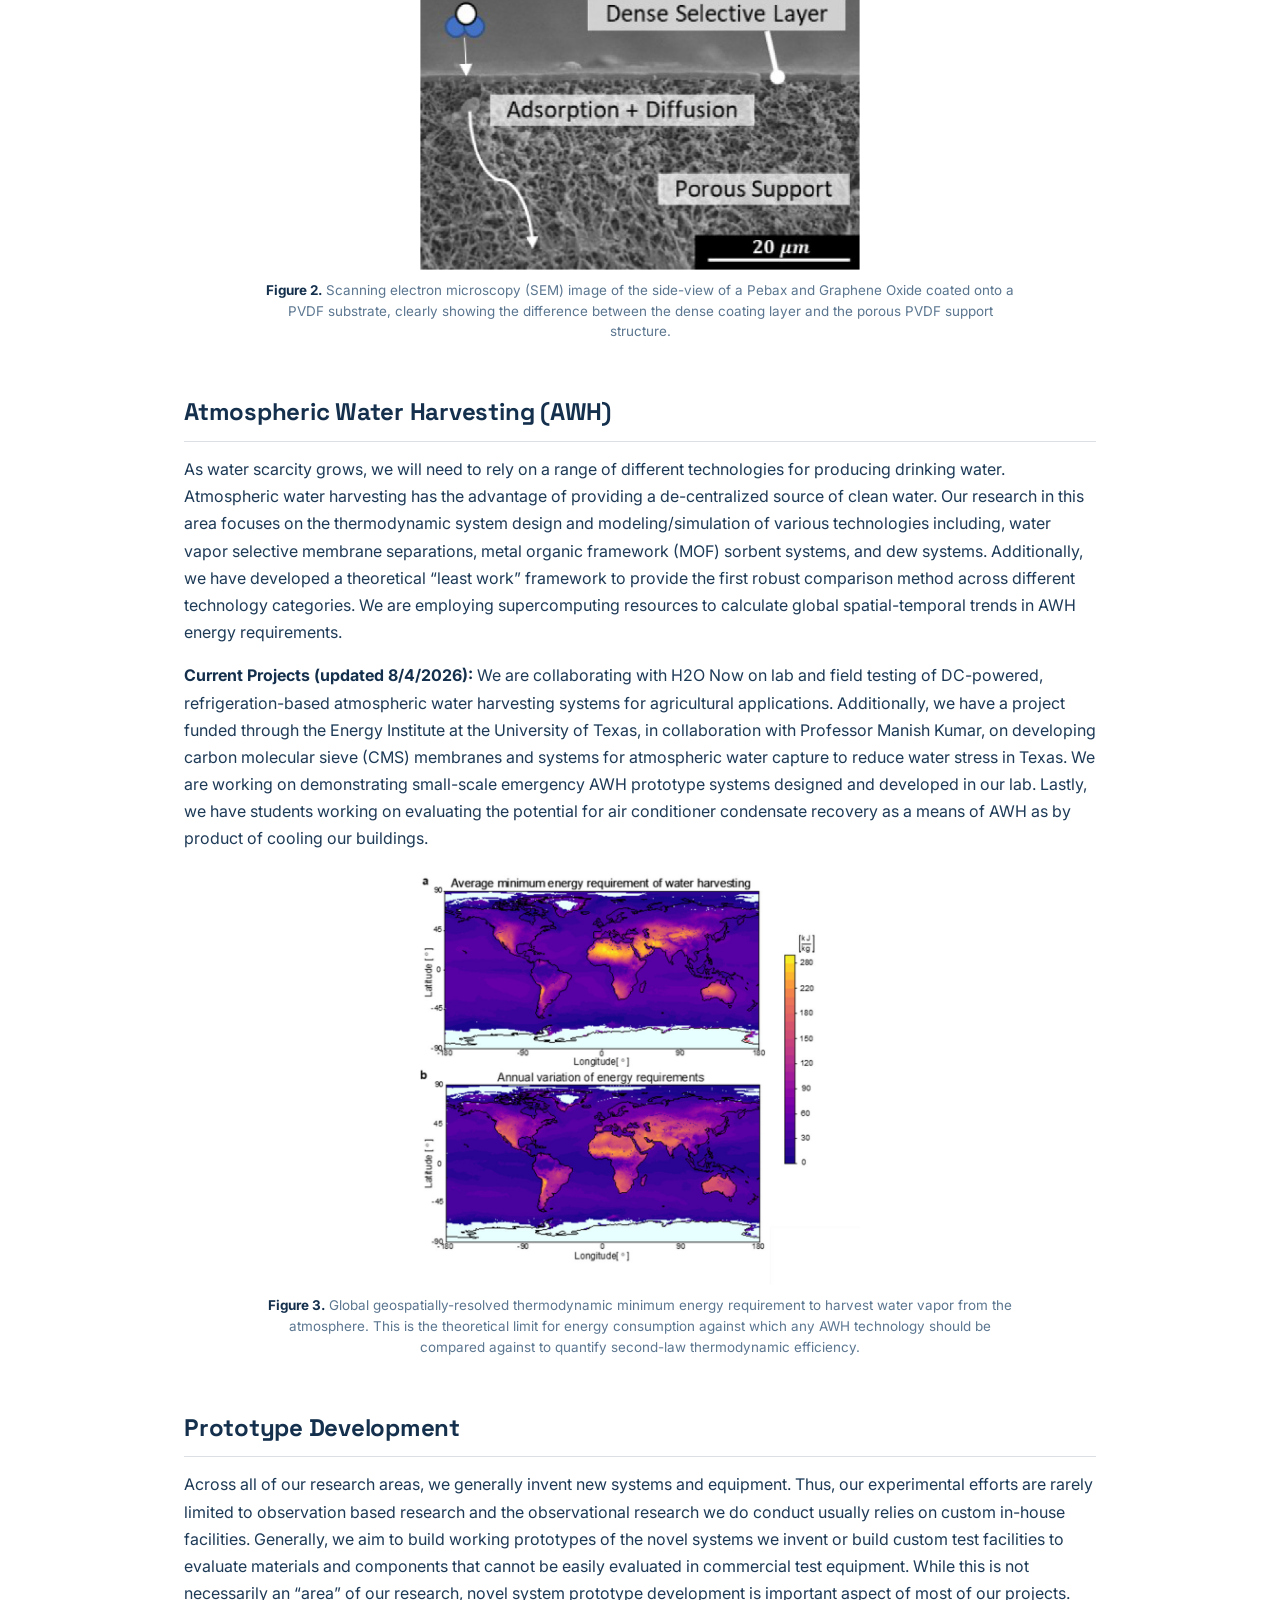
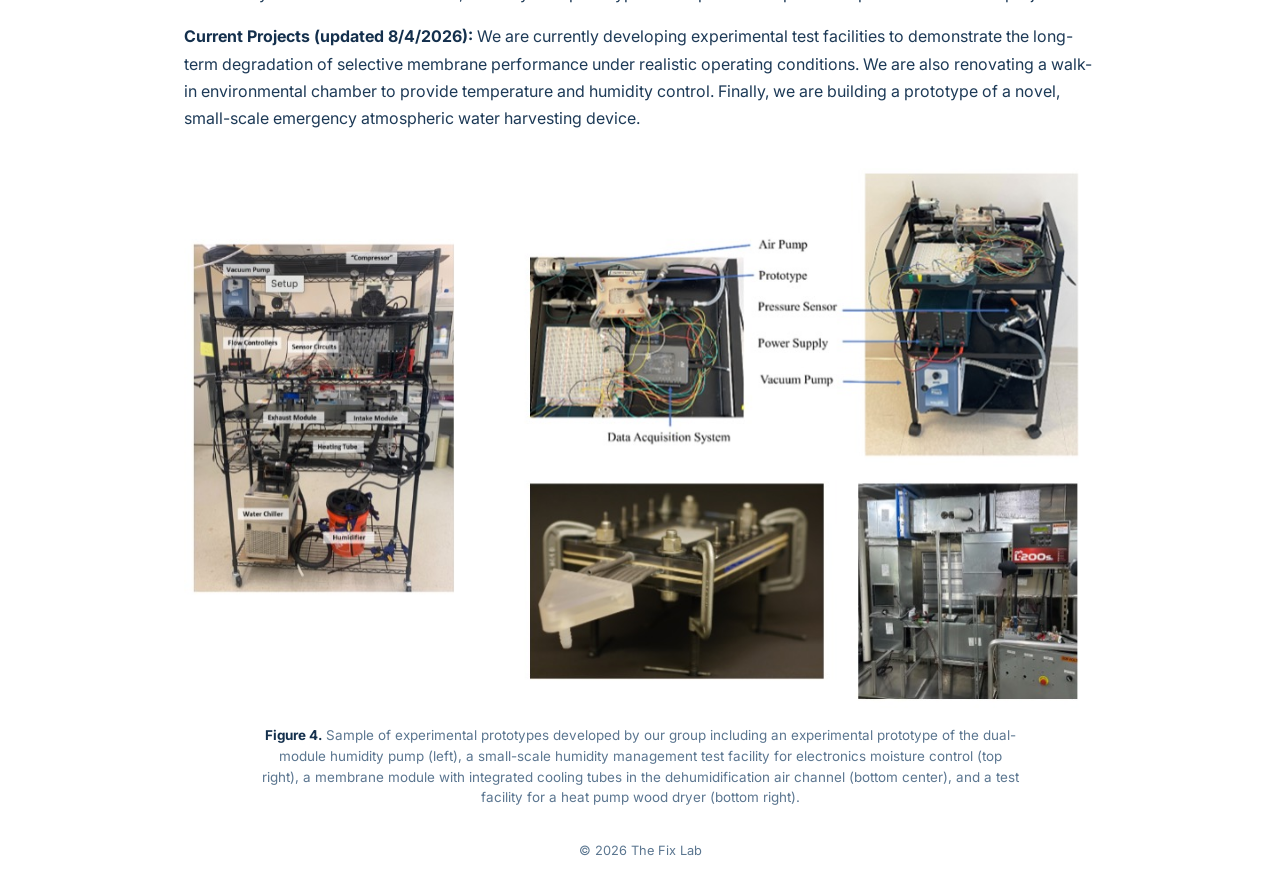
<file: research.html>
<!DOCTYPE html>
<html lang="en">
<head>
  <meta charset="utf-8">
  <meta name="viewport" content="width=device-width, initial-scale=1">
  <title>Research | The Fix Lab</title>
  <meta name="description" content="The Fix Lab applies thermodynamics, heat and mass transfer, and membrane science to energy and water challenges in the built environment.">
  <link rel="preconnect" href="https://fonts.googleapis.com">
  <link rel="preconnect" href="https://fonts.gstatic.com" crossorigin>
  <link href="https://fonts.googleapis.com/css2?family=Inter:wght@400;500&family=Space+Grotesk:wght@500;700&display=swap" rel="stylesheet">
  <link rel="icon" href="logo.png">
  <link rel="stylesheet" href="style.css">
</head>
<body data-static>
  <canvas id="vapor" aria-hidden="true"></canvas>

  <header class="site-nav">
    <nav><a href="index.html">Welcome!</a><a href="research.html" class="active" aria-current="page">Research</a><a href="members.html">Group Members</a><a href="bio.html">Bio</a><a href="teaching.html">Teaching</a><a href="news.html">News</a></nav>
  </header>

  <main>
    <section class="hero compact" id="top">
      <div class="title-row">
        <img class="logo" src="logo.png" alt="Fix Lab logo">
        <h1 class="grad">Research</h1>
      </div>
    </section>
    <section class="page research-section">
      <h2 class="reveal">Selective Membrane Dehumidification for Buildings HVAC</h2>
      <div class="reveal">
        <p>We develop thermodynamic models, as well as system-level prototypes, for systems which rely on vapor-selective membranes to separate water vapor out from air flows. These membrane-driven separations can provide substantial energy savings by (1) mitigating the need for over-cooling and reheating of air in buildings and (2) by largely avoiding, or at least minimizing, the energy penalty associated with condensation of water vapor. The technology also provides independent control of temperature and humidity in buildings which can provide even more energy savings over conventional refrigeration technologies. This class of technologies is still very young, and thus we are at the forefront of research and development for this technology.</p>
        <p><strong>Current Projects (as of 8/3/2026):</strong> Currently, we are developing thermodynamic models for closed-cycle membrane dehumidification systems as well as conducting a holistic analysis on water vapor compression technologies. At this point, the membranes are quite advanced, but designing effective water vapor compression technologies remains a significant challenge in this field that has limited commercial adoption.</p>
        <figure class="fig wide">
          <img src="research-images/fig1.jpg" alt="Two panels: a schematic of the dual-module humidity pump, and a plot of latent coefficient of performance versus membrane selectivity" loading="lazy">
          <figcaption><strong>Figure 1.</strong> (Left) Schematic representation of the dual-module humidity pump (DMHP), which is one of the most efficient proposed selective membrane dehumidification systems in the literature. We provided a first-ever experimental demonstration of the technology in 2024 and are continuing development. (Right) Dehumidification (latent) coefficient of performance (COP) as a function of membrane selectivity, providing guidance as to the selectivity required to provide competitive dehumidification efficiency.</figcaption>
        </figure>
      </div>
    </section>

    <section class="page research-section">
      <h2 class="reveal">Vapor Selective Membrane Fabrication and Characterization</h2>
      <div class="reveal">
        <p>In order to support our analysis of novel, membrane-based air conditioning systems, membranes must be made in lab, as they are not commercially available. Our efforts in this field have focused on the application of high-performance polymer coatings onto new support substrates. Furthermore, of notable interest was our analysis of the temperature dependence of many polymeric vapor separation membranes, adding to the benefits of non-isothermal vacuum membrane dehumidification.</p>
        <p><strong>Current Projects (updated 8/3/2026):</strong> We are extending our work on Pebax-based membranes and also working with scientists at Kraton in Houston, TX on new membrane materials. We are also collaborating with Prof. Manish Kumar on the development and implementation of carbon molecular sieve membranes for dehumidification applications as well as atmospheric water generation systems (funded by the UT Energy Institute). Lastly, we are evaluating the efficacy and accuracy of different water vapor permeance characterization procedures and developing guidance on best-practices for characterizing materials with exceptionally high water vapor permeance.</p>
        <figure class="fig narrow">
          <img src="research-images/fig2.jpg" alt="Scanning electron microscope cross-section of a Pebax and graphene oxide coating on a porous PVDF support" loading="lazy">
          <figcaption><strong>Figure 2.</strong> Scanning electron microscopy (SEM) image of the side-view of a Pebax and Graphene Oxide coated onto a PVDF substrate, clearly showing the difference between the dense coating layer and the porous PVDF support structure.</figcaption>
        </figure>
      </div>
    </section>

    <section class="page research-section">
      <h2 class="reveal">Atmospheric Water Harvesting (AWH)</h2>
      <div class="reveal">
        <p>As water scarcity grows, we will need to rely on a range of different technologies for producing drinking water. Atmospheric water harvesting has the advantage of providing a de-centralized source of clean water. Our research in this area focuses on the thermodynamic system design and modeling/simulation of various technologies including, water vapor selective membrane separations, metal organic framework (MOF) sorbent systems, and dew systems. Additionally, we have developed a theoretical “least work” framework to provide the first robust comparison method across different technology categories. We are employing supercomputing resources to calculate global spatial-temporal trends in AWH energy requirements.</p>
        <p><strong>Current Projects (updated 8/4/2026):</strong> We are collaborating with H2O Now on lab and field testing of DC-powered, refrigeration-based atmospheric water harvesting systems for agricultural applications. Additionally, we have a project funded through the Energy Institute at the University of Texas, in collaboration with Professor Manish Kumar, on developing carbon molecular sieve (CMS) membranes and systems for atmospheric water capture to reduce water stress in Texas. We are working on demonstrating small-scale emergency AWH prototype systems designed and developed in our lab. Lastly, we have students working on evaluating the potential for air conditioner condensate recovery as a means of AWH as by product of cooling our buildings.</p>
        <figure class="fig narrow">
          <img src="research-images/fig3.jpg" alt="World map showing the minimum thermodynamic energy required to harvest water vapor from the atmosphere" loading="lazy">
          <figcaption><strong>Figure 3.</strong> Global geospatially-resolved thermodynamic minimum energy requirement to harvest water vapor from the atmosphere. This is the theoretical limit for energy consumption against which any AWH technology should be compared against to quantify second-law thermodynamic efficiency.</figcaption>
        </figure>
      </div>
    </section>

    <section class="page research-section">
      <h2 class="reveal">Prototype Development</h2>
      <div class="reveal">
        <p>Across all of our research areas, we generally invent new systems and equipment. Thus, our experimental efforts are rarely limited to observation based research and the observational research we do conduct usually relies on custom in-house facilities. Generally, we aim to build working prototypes of the novel systems we invent or build custom test facilities to evaluate materials and components that cannot be easily evaluated in commercial test equipment. While this is not necessarily an “area” of our research, novel system prototype development is important aspect of most of our projects.</p>
        <p><strong>Current Projects (updated 8/4/2026):</strong> We are currently developing experimental test facilities to demonstrate the long-term degradation of selective membrane performance under realistic operating conditions. We are also renovating a walk-in environmental chamber to provide temperature and humidity control. Finally, we are building a prototype of a novel, small-scale emergency atmospheric water harvesting device.</p>
        <figure class="fig wide">
          <img src="research-images/fig4.jpg" alt="Photos of experimental prototypes: a labeled test stand, a humidity management test cart, a membrane module with cooling tubes, and a heat pump wood dryer test facility" loading="lazy">
          <figcaption><strong>Figure 4.</strong> Sample of experimental prototypes developed by our group including an experimental prototype of the dual-module humidity pump (left), a small-scale humidity management test facility for electronics moisture control (top right), a membrane module with integrated cooling tubes in the dehumidification air channel (bottom center), and a test facility for a heat pump wood dryer (bottom right).</figcaption>
        </figure>
      </div>
    </section>
  </main>

  <footer class="site-footer">&copy; <span id="year">2026</span> The Fix Lab</footer>
  <script src="script.js"></script>
</body>
</html>
</file>
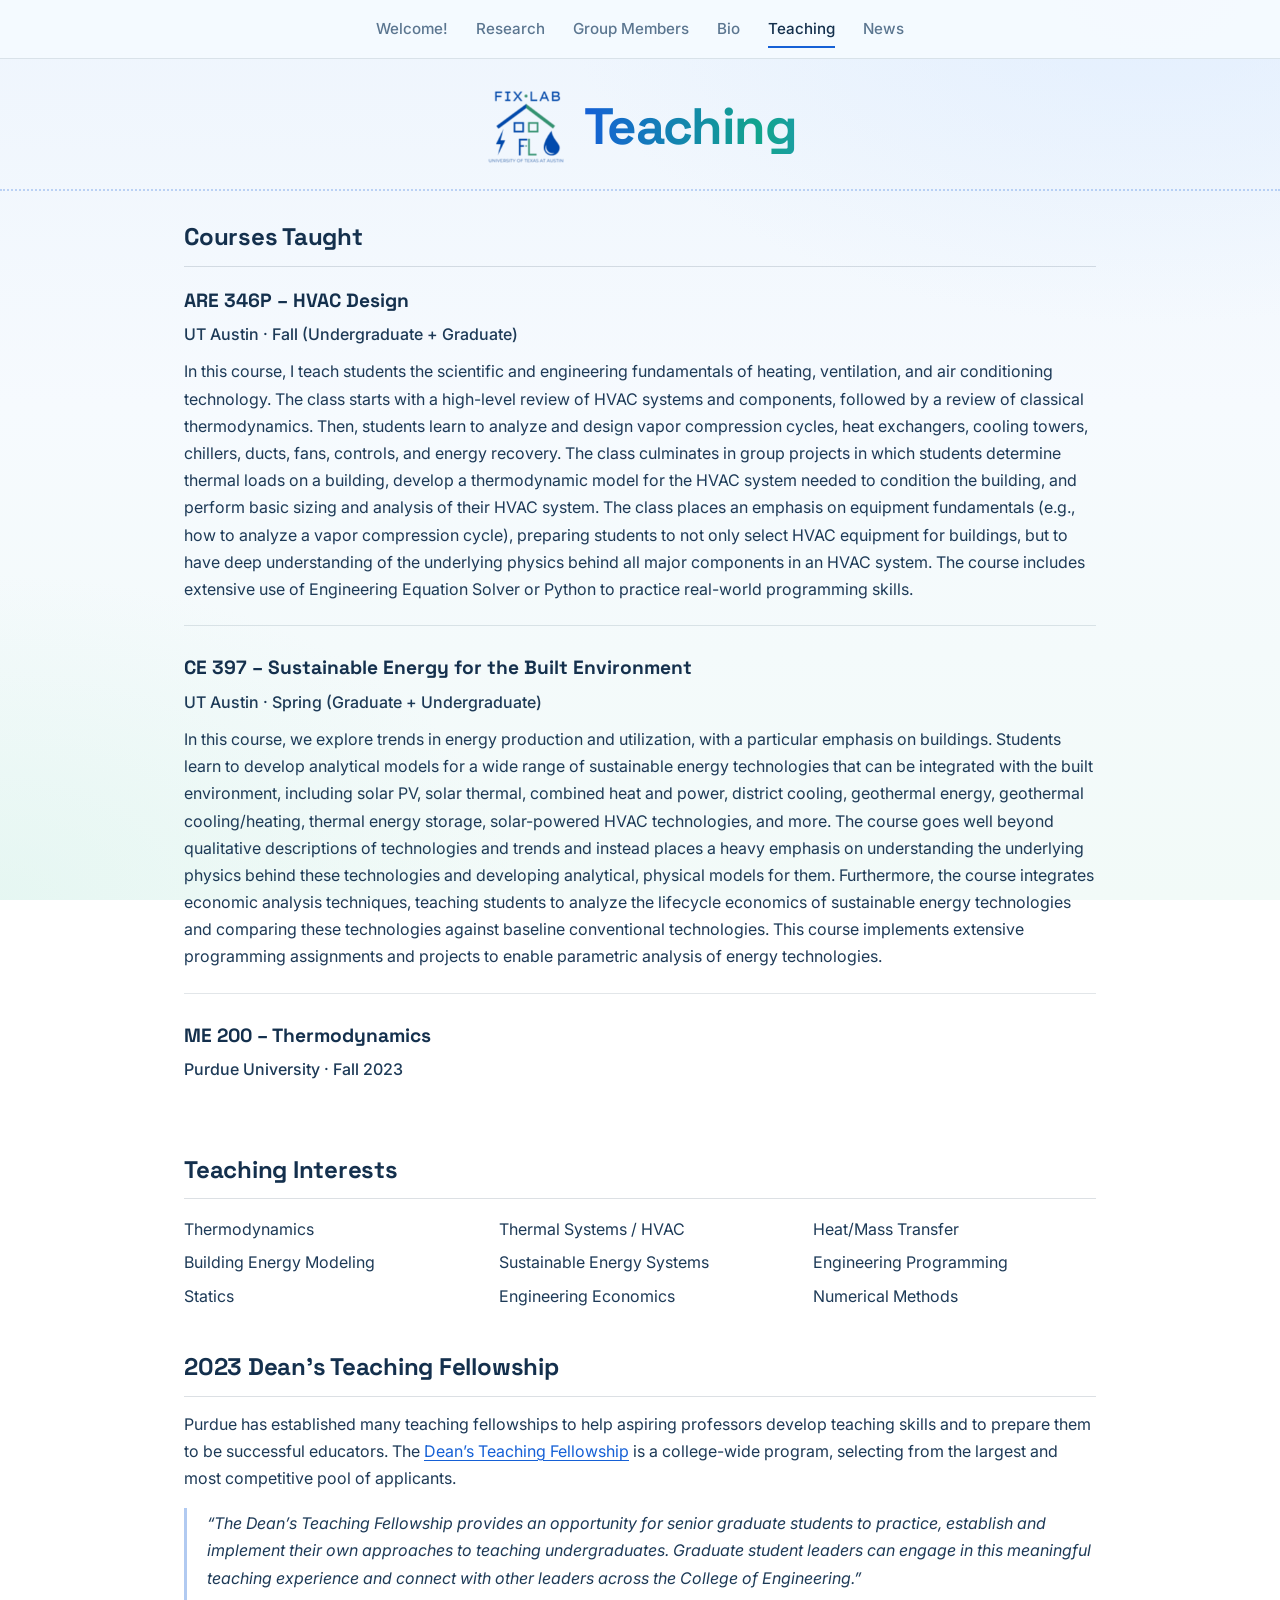
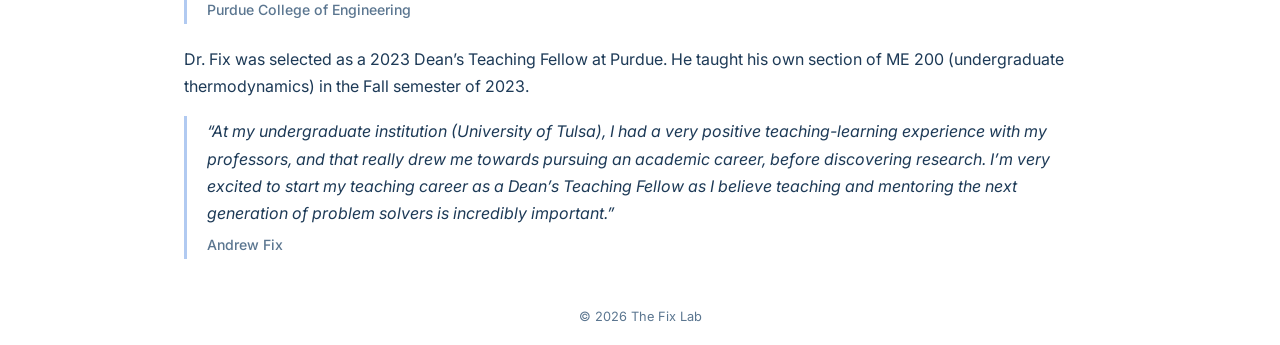
<file: teaching.html>
<!DOCTYPE html>
<html lang="en">
<head>
  <meta charset="utf-8">
  <meta name="viewport" content="width=device-width, initial-scale=1">
  <title>Teaching | The Fix Lab</title>
  <meta name="description" content="The Fix Lab applies thermodynamics, heat and mass transfer, and membrane science to energy and water challenges in the built environment.">
  <link rel="preconnect" href="https://fonts.googleapis.com">
  <link rel="preconnect" href="https://fonts.gstatic.com" crossorigin>
  <link href="https://fonts.googleapis.com/css2?family=Inter:wght@400;500&family=Space+Grotesk:wght@500;700&display=swap" rel="stylesheet">
  <link rel="icon" href="logo.png">
  <link rel="stylesheet" href="style.css">
</head>
<body data-static>
  <canvas id="vapor" aria-hidden="true"></canvas>

  <header class="site-nav">
    <nav><a href="index.html">Welcome!</a><a href="research.html">Research</a><a href="members.html">Group Members</a><a href="bio.html">Bio</a><a href="teaching.html" class="active" aria-current="page">Teaching</a><a href="news.html">News</a></nav>
  </header>

  <main>
    <section class="hero compact" id="top">
      <div class="title-row">
        <img class="logo" src="logo.png" alt="Fix Lab logo">
        <h1 class="grad">Teaching</h1>
      </div>
    </section>
    <section class="page">
      <h2 class="reveal">Courses Taught</h2>
      <div class="course-list reveal">
        <article class="course">
          <h3>ARE 346P – HVAC Design</h3>
          <p class="course-meta">UT Austin &middot; Fall (Undergraduate + Graduate)</p>
          <p>In this course, I teach students the scientific and engineering fundamentals of heating, ventilation, and air conditioning technology. The class starts with a high-level review of HVAC systems and components, followed by a review of classical thermodynamics. Then, students learn to analyze and design vapor compression cycles, heat exchangers, cooling towers, chillers, ducts, fans, controls, and energy recovery. The class culminates in group projects in which students determine thermal loads on a building, develop a thermodynamic model for the HVAC system needed to condition the building, and perform basic sizing and analysis of their HVAC system. The class places an emphasis on equipment fundamentals (e.g., how to analyze a vapor compression cycle), preparing students to not only select HVAC equipment for buildings, but to have deep understanding of the underlying physics behind all major components in an HVAC system. The course includes extensive use of Engineering Equation Solver or Python to practice real-world programming skills.</p>
        </article>
        <article class="course">
          <h3>CE 397 – Sustainable Energy for the Built Environment</h3>
          <p class="course-meta">UT Austin &middot; Spring (Graduate + Undergraduate)</p>
          <p>In this course, we explore trends in energy production and utilization, with a particular emphasis on buildings. Students learn to develop analytical models for a wide range of sustainable energy technologies that can be integrated with the built environment, including solar PV, solar thermal, combined heat and power, district cooling, geothermal energy, geothermal cooling/heating, thermal energy storage, solar-powered HVAC technologies, and more. The course goes well beyond qualitative descriptions of technologies and trends and instead places a heavy emphasis on understanding the underlying physics behind these technologies and developing analytical, physical models for them. Furthermore, the course integrates economic analysis techniques, teaching students to analyze the lifecycle economics of sustainable energy technologies and comparing these technologies against baseline conventional technologies. This course implements extensive programming assignments and projects to enable parametric analysis of energy technologies.</p>
        </article>
        <article class="course">
          <h3>ME 200 – Thermodynamics</h3>
          <p class="course-meta">Purdue University &middot; Fall 2023</p>
        </article>
      </div>
    </section>
    <section class="page">
      <h2 class="reveal">Teaching Interests</h2>
      <ul class="interest-list reveal">
        <li>Thermodynamics</li>
        <li>Building Energy Modeling</li>
        <li>Statics</li>
        <li>Thermal Systems / HVAC</li>
        <li>Sustainable Energy Systems</li>
        <li>Engineering Economics</li>
        <li>Heat/Mass Transfer</li>
        <li>Engineering Programming</li>
        <li>Numerical Methods</li>
      </ul>
    </section>
    <section class="page">
      <h2 class="reveal">2023 Dean’s Teaching Fellowship</h2>
      <div class="reveal">
        <p class="fellow-text">Purdue has established many teaching fellowships to help aspiring professors develop teaching skills and to prepare them to be successful educators. The <a href="https://engineering.purdue.edu/Engr/Academics/Graduate/ProfessionalDevelopment/TeachingFellows" target="_blank" rel="noopener">Dean’s Teaching Fellowship</a> is a college-wide program, selecting from the largest and most competitive pool of applicants.</p>
        <blockquote>
          <p>“The Dean’s Teaching Fellowship provides an opportunity for senior graduate students to practice, establish and implement their own approaches to teaching undergraduates. Graduate student leaders can engage in this meaningful teaching experience and connect with other leaders across the College of Engineering.”</p>
          <footer>Purdue College of Engineering</footer>
        </blockquote>
        <p class="fellow-text">Dr. Fix was selected as a 2023 Dean’s Teaching Fellow at Purdue. He taught his own section of ME 200 (undergraduate thermodynamics) in the Fall semester of 2023.</p>
        <blockquote>
          <p>“At my undergraduate institution (University of Tulsa), I had a very positive teaching-learning experience with my professors, and that really drew me towards pursuing an academic career, before discovering research. I’m very excited to start my teaching career as a Dean’s Teaching Fellow as I believe teaching and mentoring the next generation of problem solvers is incredibly important.”</p>
          <footer>Andrew Fix</footer>
        </blockquote>
      </div>
    </section>

  </main>

  <footer class="site-footer">&copy; <span id="year">2026</span> The Fix Lab</footer>
  <script src="script.js"></script>
</body>
</html>
</file>
<file: style.css>
:root {
  --bg: #f5faff;
  --text: #14304d;
  --muted: #5b7690;
  --blue: #1560d6;
  --teal: #12a58c;
}

* { box-sizing: border-box; }
html { scroll-behavior: smooth; }
body {
  margin: 0;
  background:
    radial-gradient(1100px 600px at 85% -10%, #cfe6ff88, transparent 60%),
    radial-gradient(900px 600px at 0% 100%, #d4f5ee88, transparent 60%),
    var(--bg);
  background-attachment: fixed;
  color: var(--text);
  font-family: "Inter", system-ui, -apple-system, sans-serif;
  line-height: 1.7;
  overflow-x: hidden;
}

#vapor {
  position: fixed; inset: 0;
  width: 100%; height: 100%;
  z-index: 0;
  pointer-events: none;
}
main, .site-footer, .site-nav { position: relative; z-index: 1; }

/* Navigation */
.site-nav {
  position: sticky; top: 0; z-index: 5;
  display: flex; align-items: center; justify-content: center; flex-wrap: wrap; gap: 4px 28px;
  padding: 12px 28px 10px;
  background: #f5fafff0;
  border-bottom: 1px solid #14304d1f;
}
.site-nav nav { display: flex; flex-wrap: wrap; justify-content: center; gap: 4px 28px; }
.site-nav nav a {
  color: var(--muted); text-decoration: none; font-size: 0.95rem; font-weight: 500;
  padding: 4px 0; border-bottom: 2px solid transparent; transition: color .2s, border-color .2s;
}
.site-nav nav a:hover { color: var(--blue); }
.site-nav nav a.active { color: var(--text); border-bottom-color: var(--blue); }

/* Hero: sits above the membrane line */
.hero {
  display: flex; flex-direction: column; align-items: center;
  text-align: center; padding: 28px 24px 22px;
}
.eyebrow {
  font-size: 0.78rem; letter-spacing: 0.22em; text-transform: uppercase;
  color: var(--blue); margin: 0 0 8px; font-weight: 500;
  animation: rise 1s ease both;
}
.title-row { display: flex; align-items: center; justify-content: center; gap: 22px; }
.logo {
  width: 130px; height: 130px; object-fit: contain; display: block;
  animation: rise 1s ease both;
}
h1 {
  font-family: "Space Grotesk", sans-serif;
  font-size: clamp(2.4rem, 7vw, 4.6rem);
  line-height: 1.05; margin: 0; letter-spacing: -0.03em;
  animation: rise 1s .15s ease both;
}
.grad {
  background: linear-gradient(90deg, var(--blue), var(--teal), #3b82f6, var(--blue));
  background-size: 250% 100%;
  -webkit-background-clip: text; background-clip: text; color: transparent;
  animation: shimmer 8s linear infinite, rise 1s .15s ease both;
}
.hero.compact h1 { font-size: clamp(2rem, 5vw, 3.2rem); }
.hero.compact .logo { width: 84px; height: 84px; }
.hero.compact .title-row { gap: 16px; }
.hero.compact { padding: 26px 24px 20px; border-bottom: 2px dotted #1560d640; }

/* Page content: plain text, no boxes */
.page { max-width: 960px; margin: 0 auto; padding: 26px 24px 8px; }
.page h2 {
  font-family: "Space Grotesk", sans-serif;
  font-size: 1.5rem; margin: 0 0 14px; padding-bottom: 8px; letter-spacing: -0.01em;
  border-bottom: 1px solid #14304d26;
}
.glass h3 { font-family: "Space Grotesk", sans-serif; font-size: 1.1rem; margin: 0 0 4px; }
.glass + .glass { margin-top: 20px; }
.glass p { margin: 0 0 1em; font-size: 1rem; line-height: 1.7; color: #1d3a57; }
.glass p:last-child { margin-bottom: 0; }
.placeholder { color: var(--muted) !important; font-style: italic; }

.site-footer { text-align: center; color: var(--muted); font-size: 0.8rem; padding: 16px 0 18px; }

/* Animation */
.reveal { opacity: 0; transform: translateY(24px); transition: opacity .9s ease, transform .9s ease; }
.reveal.in { opacity: 1; transform: none; }
@keyframes rise { from { opacity: 0; transform: translateY(20px); } to { opacity: 1; transform: none; } }
@keyframes shimmer { to { background-position: 250% 0; } }

/* Students: three per row */
.student-grid { display: grid; grid-template-columns: repeat(3, 1fr); gap: 32px 28px; }
.student-grid .glass + .glass { margin-top: 0; }
.student img {
  width: 100%; max-width: 220px; aspect-ratio: 1; object-fit: cover; object-position: center 25%;
  display: block; margin: 0 0 12px;
}
.student h3 { font-size: 1.15rem; margin: 0 0 2px; }
.student .program { color: var(--blue); font-weight: 500; font-size: 0.92rem; margin: 0 0 10px; }
.student p { font-size: 0.88rem; line-height: 1.5; margin: 0 0 8px; }
.student .extra { font-size: 0.78rem; color: var(--muted); margin: 0 0 4px; }
.student .extra .label { color: var(--muted); }
.student .label { font-weight: 600; color: var(--text); }
.student .label::after { content: ": "; }
.profile-links { margin-top: 10px; font-size: 0.88rem; }
.profile-links a { color: var(--blue); text-decoration: underline; text-underline-offset: 3px; }
.profile-links a + a::before { content: " \00b7  "; color: var(--muted); text-decoration: none; display: inline-block; margin: 0 4px; }
/* Bio */
.bio-wrap::after { content: ""; display: block; clear: both; }
.bio-photo { float: left; width: 290px; aspect-ratio: 1; object-fit: cover; object-position: center 20%; margin: 4px 30px 14px 0; }
.bio-wrap h2 { margin-bottom: 8px; }
.bio-wrap .bio-univ { font-family: "Space Grotesk", sans-serif; font-size: 1.05rem; font-weight: 700; color: var(--text); margin: 0 0 12px; }
.affil { margin: 0 0 12px; }
.bio-wrap .affil-role { color: var(--blue); font-weight: 600; font-size: 0.95rem; margin: 0; line-height: 1.5; }
.bio-wrap .affil-dept { font-size: 0.95rem; color: var(--text); line-height: 1.5; margin: 0; }
.bio-sub { font-family: "Space Grotesk", sans-serif; font-size: 1.05rem; margin: 0 0 4px; }
.bio-wrap p { font-size: 1rem; line-height: 1.7; margin: 0 0 1em; color: #1d3a57; }
.plain-list { margin: 0 0 1.2em; padding-left: 0; list-style: none; }
.plain-list li { font-size: 1rem; line-height: 1.7; color: #1d3a57; margin-bottom: 2px; }
.btn-label { font-size: 0.85rem; font-weight: 600; color: var(--muted); margin: 18px 0 8px; }
.btn-label:first-child { margin-top: 0; }
.btn-row { display: flex; flex-wrap: wrap; gap: 10px; }
.btn {
  display: inline-block; padding: 9px 18px; font-size: 0.92rem; font-weight: 500;
  color: var(--blue); text-decoration: none; background: transparent;
  border: 1px solid var(--blue); border-radius: 0; transition: background .2s, color .2s;
}
.btn:hover { background: var(--blue); color: #fff; }
@media (max-width: 600px) { .bio-photo { float: none; display: block; width: 220px; margin: 0 0 16px; } }

/* Research */
.research-section .glass, .research-section > div { }
.research-section p { font-size: 1rem; line-height: 1.7; margin: 0 0 1em; color: #1d3a57; }
.research-section strong { color: var(--text); }
.fig { margin: 22px 0 8px; }
.fig img { display: block; width: 100%; height: auto; margin: 0 auto; }
.fig.wide img { max-width: 100%; }
.fig.narrow img { max-width: 440px; }
.fig figcaption { font-size: 0.84rem; line-height: 1.55; color: var(--muted); margin: 10px auto 0; max-width: 760px; text-align: center; }
.fig figcaption strong { color: var(--text); }
.page + .page.research-section { padding-top: 34px; }

/* Teaching */
.course { padding: 4px 0 22px; margin-bottom: 22px; border-bottom: 1px solid #14304d1f; }
.course:last-child { border-bottom: none; margin-bottom: 0; }
.course h3 { font-family: "Space Grotesk", sans-serif; font-size: 1.2rem; margin: 0 0 4px; }
.course-meta { color: var(--blue); font-weight: 500; font-size: 0.92rem; margin: 0 0 10px; }
.course p { font-size: 1rem; line-height: 1.7; margin: 0; color: #1d3a57; }
.course .course-meta { margin: 0 0 10px; }
.interest-list { list-style: none; margin: 0; padding: 0; columns: 3; column-gap: 32px; }
.interest-list li { font-size: 1rem; line-height: 1.7; color: #1d3a57; padding: 3px 0; break-inside: avoid; }
.fellow-text { font-size: 1rem; line-height: 1.7; margin: 0 0 1em; color: #1d3a57; }
.fellow-text a { color: var(--blue); text-underline-offset: 3px; }
blockquote { margin: 0 0 1.4em; padding: 2px 0 2px 20px; border-left: 3px solid #1560d655; }
blockquote p { font-size: 1rem; line-height: 1.7; margin: 0 0 6px; color: #1d3a57; font-style: italic; }
blockquote footer { font-size: 0.88rem; color: var(--muted); font-weight: 500; }
@media (max-width: 700px) { .interest-list { columns: 2; } }
@media (max-width: 480px) { .interest-list { columns: 1; } }

/* News */
.news-list { display: flex; flex-direction: column; }
.news-item { display: grid; grid-template-columns: 150px 1fr; gap: 24px; padding: 22px 0; border-bottom: 1px solid #14304d1f; align-items: start; }
.news-item:first-child { padding-top: 6px; }
.news-item img { width: 150px; height: auto; display: block; }
.news-item h3 { font-family: "Space Grotesk", sans-serif; font-size: 1.12rem; margin: 0 0 2px; }
.news-item .date { color: var(--blue); font-weight: 500; font-size: 0.88rem; margin: 0 0 8px; }
.news-item p { font-size: 0.97rem; line-height: 1.65; margin: 0; color: #1d3a57; }
.news-item p.date { color: var(--blue); }
@media (max-width: 600px) { .news-item { grid-template-columns: 1fr; gap: 12px; } .news-item img { width: 110px; } }

/* Alumni: smaller, greyscale photos */
.alum-grid { display: grid; grid-template-columns: repeat(5, 1fr); gap: 24px 18px; }
.alum-grid .glass + .glass { margin-top: 0; }
.alum img {
  width: 100%; max-width: 112px; aspect-ratio: 1; object-fit: cover; object-position: center 25%;
  display: block; margin: 0 0 10px; filter: grayscale(100%);
}
.alum h3 { font-size: 0.98rem; margin: 0 0 1px; }
.alum .program { color: var(--blue); font-weight: 500; font-size: 0.82rem; margin: 0 0 6px; }
.alum p { font-size: 0.8rem; line-height: 1.45; margin: 0 0 5px; }
.alum .label { font-weight: 600; color: var(--text); }
.alum .label::after { content: ": "; }
.alum .extra { color: var(--text); }
@media (max-width: 800px) { .alum-grid { grid-template-columns: repeat(3, 1fr); } }
@media (max-width: 520px) { .alum-grid { grid-template-columns: repeat(2, 1fr); } }
@media (max-width: 800px) { .student-grid { grid-template-columns: repeat(2, 1fr); } }
@media (max-width: 520px) { .student-grid { grid-template-columns: 1fr; } }

@media (max-width: 600px) {
  .title-row { flex-direction: column; gap: 6px; }
  .site-nav { padding: 10px 14px 8px; }
  .logo { width: 110px; height: 110px; }
}
@media (prefers-reduced-motion: reduce) {
  *, *::before, *::after { animation: none !important; transition: none !important; }
  .reveal { opacity: 1; transform: none; }
}

/* Inner pages: subtle gradient background instead of particles */
body[data-static] {
  background:
    radial-gradient(900px 500px at 90% 0%, #dcebff99, transparent 65%),
    radial-gradient(800px 500px at 0% 100%, #d9f3ec80, transparent 65%),
    linear-gradient(180deg, #eef5fd 0%, #f6fafe 45%, #f2faf8 100%);
  background-attachment: fixed;
}

/* Landing page: tagline and topic line under the title */
.tagline { font-size: clamp(1.05rem, 2.2vw, 1.3rem); color: var(--text); margin: 12px 0 14px; max-width: 960px; text-align: center; text-wrap: balance; animation: rise 1s .3s ease both; }
.eyebrow.topics { margin: 0; animation-delay: .45s; }
</file>
